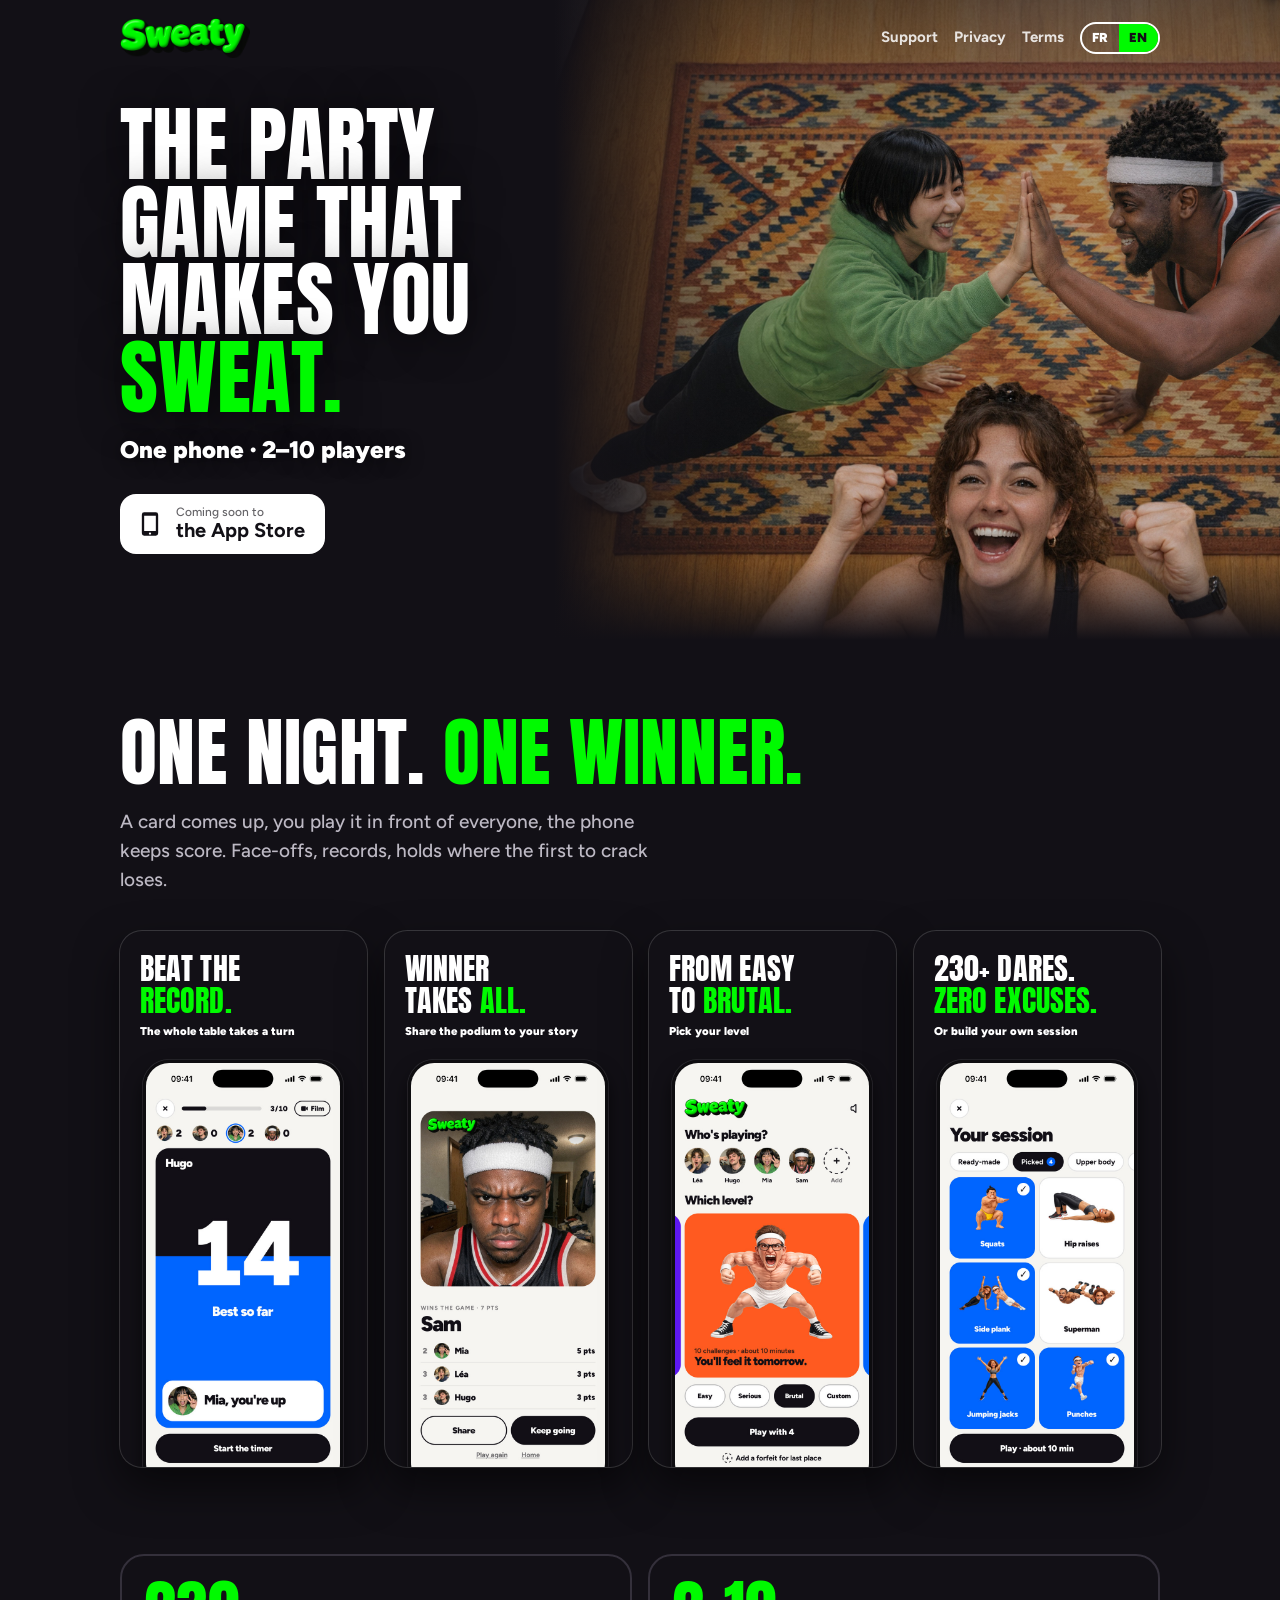
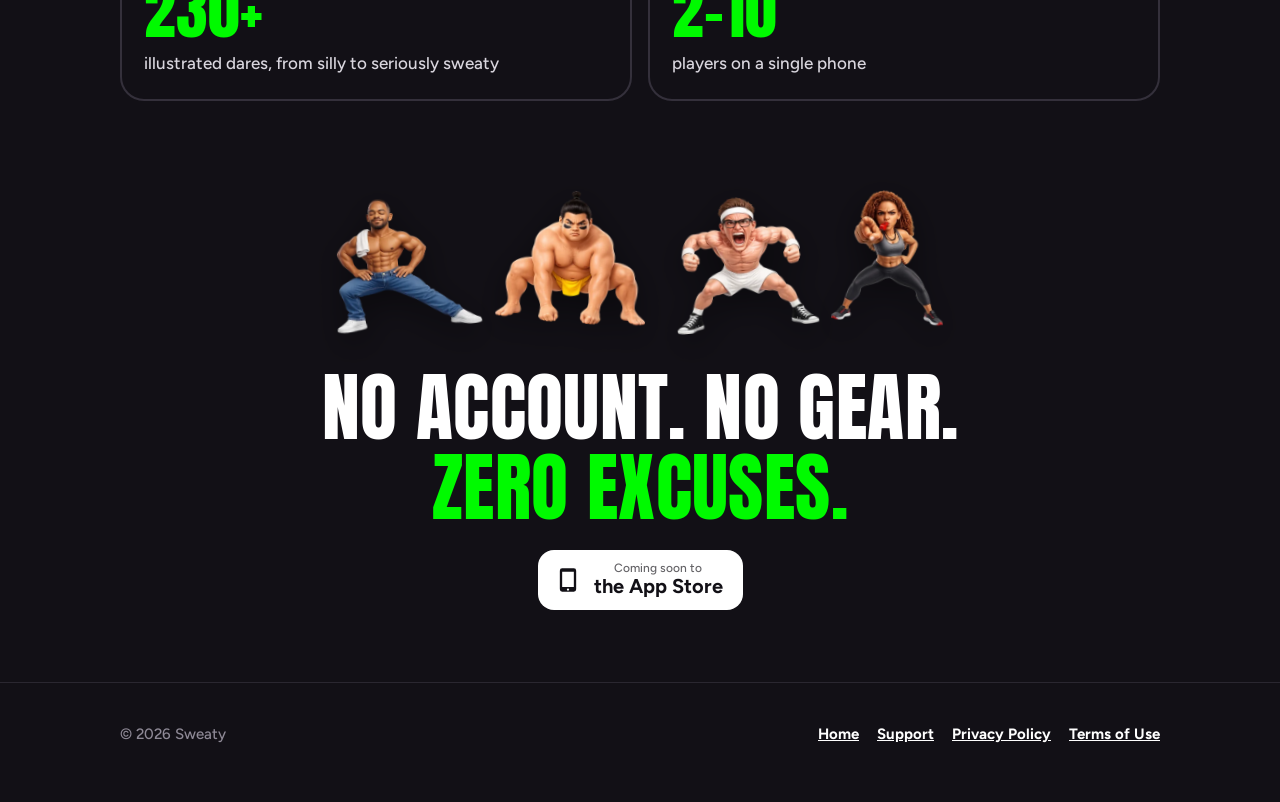
<file: index.html>
<!doctype html>
<html class="l-en" lang="en">
<head>
<meta charset="utf-8">
<meta name="viewport" content="width=device-width,initial-scale=1">
<title>Sweaty · The party game that makes you sweat</title>
<meta name="title-fr" content="Sweaty · Le party game qui fait suer"><meta name="title-en" content="Sweaty · The party game that makes you sweat">
<meta name="description" content="Workout dares with friends, on a single phone. 2 to 10 players.">
<meta property="og:title" content="Sweaty · The party game that makes you sweat"><meta property="og:description" content="Workout dares with friends, on a single phone. 2 to 10 players.">
<meta property="og:image" content="https://sweatygame.com/img/hero-wide-8.jpg">
<meta name="theme-color" content="#121016">
<meta name="apple-itunes-app" content="app-id=6825698984">
<script>
(function () {
  // A visit that comes from a bio link (Instagram adds utm_source=ig, TikTok and the others send their referrer)
  // lands on the dare page, /go, which counts the click by its source and opens the App Store. A direct visit stays here.
  var q = new URLSearchParams(location.search);
  var s = (q.get('s') || '').replace(/[^a-z0-9_-]/gi, '').slice(0, 40);
  var utm = (q.get('utm_source') || '').toLowerCase();
  var ref = (document.referrer || '').toLowerCase();
  var known = [['ig', 'instagram'], ['instagram', 'instagram'], ['tiktok', 'tiktok'], ['facebook', 'facebook'], ['fb', 'facebook'], ['t.co', 'x'], ['twitter', 'x'], ['x.com', 'x'], ['youtu', 'youtube'], ['threads', 'threads'], ['snapchat', 'snapchat'], ['linkedin', 'linkedin'], ['reddit', 'reddit'], ['producthunt', 'producthunt']];
  if (!s) { for (var i = 0; i < known.length; i++) { if (utm === known[i][0] || ref.indexOf(known[i][0]) !== -1) { s = known[i][1]; break; } } }
  // Instagram sometimes tags a bio link with only its click id (fbclid, igsh), without utm_source.
  if (!s && (q.has('fbclid') || q.has('igsh') || q.has('igshid'))) { s = 'instagram'; }
  if (s) { location.replace('/go?s=' + encodeURIComponent(s)); }
})();
</script>
<link rel="icon" href="img/favicon.png"><link rel="apple-touch-icon" href="img/icon.png">
<link rel="stylesheet" href="style.css?v=32f300a9">
<script src="lang.js?v=2d3f7bec"></script>
</head>
<body class="home">

<header class="hero">
  <picture>
    <source media="(max-width:860px)" srcset="img/hero-phone-8.jpg">
    <img class="bg" src="img/hero-wide-8.jpg" alt="" width="2000" height="1763">
  </picture>
  <div class="wrap bar">
  <a class="logo" href="./" aria-label="Sweaty"><img src="img/wordmark.png" alt="Sweaty" width="600" height="184"></a>
  <nav>
    <a class="hide-s" href="support.html"><span data-l="fr">Aide</span><span data-l="en">Support</span></a>
    <a class="hide-s" href="privacy.html"><span data-l="fr">Confidentialité</span><span data-l="en">Privacy</span></a>
    <a class="hide-s" href="terms.html"><span data-l="fr">Conditions</span><span data-l="en">Terms</span></a>
    <span class="langs" role="group" aria-label="Language"><button data-set="fr" lang="fr">FR</button><button data-set="en" lang="en">EN</button></span>
  </nav>
</div>
  <div class="wrap hero-copy">
    <h1 class="display"><span data-l="fr">Le party game qui fait <span class="neon">suer.</span></span><span data-l="en">The party game that makes you <span class="neon">sweat.</span></span></h1>
    <p class="lead"><span data-l="fr">Un seul téléphone · 2 à 10 joueurs</span><span data-l="en">One phone · 2–10 players</span></p>
    <span class="store" aria-label="App Store">
  <svg viewBox="0 0 24 24" aria-hidden="true"><path d="M7 2h10a2 2 0 0 1 2 2v16a2 2 0 0 1-2 2H7a2 2 0 0 1-2-2V4a2 2 0 0 1 2-2zm0 3v13h10V5H7zm5 14.2a1 1 0 1 0 0 2 1 1 0 0 0 0-2z"/></svg>
  <span><small><span data-l="fr">Bientôt sur</span><span data-l="en">Coming soon to</span></small><b><span data-l="fr">l’App Store</span><span data-l="en">the App Store</span></b></span>
</span>
  </div>
</header>

<section class="band ink">
  <div class="wrap">
    <h2 class="display"><span data-l="fr"><span class="nw">Une soirée.</span> <span class="neon nw">Un gagnant.</span></span><span data-l="en"><span class="nw">One night.</span> <span class="neon nw">One winner.</span></span></h2>
    <p class="sub"><span data-l="fr">Une carte tombe, tu la joues devant tout le monde, le téléphone compte les points. Face-à-face, records, tenues où le premier qui craque a perdu.</span><span data-l="en">A card comes up, you play it in front of everyone, the phone keeps score. Face-offs, records, holds where the first to crack loses.</span></p>
    <div class="gallery" data-l="fr"><figure class="tile"><figcaption><b class="display">Bats le<br><span class="neon">record.</span></b><span class="cap">Toute la table y passe</span></figcaption><div class="phone"><img src="img/cap3-fr-4.jpg" alt="Record de squats : Hugo en fait 14, meilleur score pour l’instant, à Mia de jouer" width="620" height="1348" loading="lazy"></div></figure><figure class="tile"><figcaption><b class="display">Le gagnant<br>prend <span class="neon">tout.</span></b><span class="cap">Le podium à partager en story</span></figcaption><div class="phone"><img src="img/cap3-fr-5.jpg" alt="Podium de fin de partie : Sam gagne avec 7 points" width="620" height="1348" loading="lazy"></div></figure><figure class="tile"><figcaption><b class="display">De tranquille<br>à <span class="neon">brutal.</span></b><span class="cap">Choisis ton niveau</span></figcaption><div class="phone"><img src="img/cap3-fr-6.jpg" alt="Accueil de Sweaty : les joueurs et le niveau Brutal" width="620" height="1348" loading="lazy"></div></figure><figure class="tile"><figcaption><b class="display">Plus de 230 défis.<br><span class="neon">Zéro excuse.</span></b><span class="cap">Ou compose ta propre séance</span></figcaption><div class="phone"><img src="img/cap3-fr-7.jpg" alt="Ta séance : six exercices choisis, squats, gainage latéral, jumping jacks et coups de poing cochés" width="620" height="1348" loading="lazy"></div></figure></div>
    <div class="gallery" data-l="en"><figure class="tile"><figcaption><b class="display">Beat the<br><span class="neon">record.</span></b><span class="cap">The whole table takes a turn</span></figcaption><div class="phone"><img src="img/cap3-en-4.jpg" alt="Squat record: Hugo does 14, best so far, Mia is up next" width="620" height="1348" loading="lazy"></div></figure><figure class="tile"><figcaption><b class="display">Winner<br>takes <span class="neon">all.</span></b><span class="cap">Share the podium to your story</span></figcaption><div class="phone"><img src="img/cap3-en-5.jpg" alt="End-of-game podium: Sam wins with 7 points" width="620" height="1348" loading="lazy"></div></figure><figure class="tile"><figcaption><b class="display">From easy<br>to <span class="neon">brutal.</span></b><span class="cap">Pick your level</span></figcaption><div class="phone"><img src="img/cap3-en-6.jpg" alt="Sweaty home: the players and the Brutal level" width="620" height="1348" loading="lazy"></div></figure><figure class="tile"><figcaption><b class="display">230+ dares.<br><span class="neon">Zero excuses.</span></b><span class="cap">Or build your own session</span></figcaption><div class="phone"><img src="img/cap3-en-7.jpg" alt="Your session: six picked exercises, squats, side plank, jumping jacks and punches ticked" width="620" height="1348" loading="lazy"></div></figure></div>
    <p class="hint"><span data-l="fr">Fais défiler →</span><span data-l="en">Scroll →</span></p>
  </div>
</section>

<section class="band ink" style="padding-top:8px">
  <div class="wrap">
    <div class="facts">
      <div class="fact"><b>230+</b><span data-l="fr">défis illustrés, du fou rire au vrai sport</span><span data-l="en">illustrated dares, from silly to seriously sweaty</span></div>
      <div class="fact"><b>2–10</b><span data-l="fr">joueurs sur un seul téléphone</span><span data-l="en">players on a single phone</span></div>
    </div>
  </div>
</section>

<section class="ink closing">
  <div class="wrap">
    <div class="mascots" aria-hidden="true">
      <img src="img/m2-easy.webp" alt="" loading="lazy"><img src="img/m2-serious.webp" alt="" loading="lazy"><img src="img/m2-brutal.webp" alt="" loading="lazy"><img src="img/m2-custom.webp" alt="" loading="lazy">
    </div>
    <h2 class="display"><span data-l="fr"><span class="nw">Pas de compte.</span> <span class="nw">Pas de matériel.</span> <span class="neon nw">Zéro excuse.</span></span><span data-l="en"><span class="nw">No account.</span> <span class="nw">No gear.</span> <span class="neon nw">Zero excuses.</span></span></h2>
    <span class="store" aria-label="App Store">
  <svg viewBox="0 0 24 24" aria-hidden="true"><path d="M7 2h10a2 2 0 0 1 2 2v16a2 2 0 0 1-2 2H7a2 2 0 0 1-2-2V4a2 2 0 0 1 2-2zm0 3v13h10V5H7zm5 14.2a1 1 0 1 0 0 2 1 1 0 0 0 0-2z"/></svg>
  <span><small><span data-l="fr">Bientôt sur</span><span data-l="en">Coming soon to</span></small><b><span data-l="fr">l’App Store</span><span data-l="en">the App Store</span></b></span>
</span>
  </div>
</section>
<footer><div class="wrap row">
  <span>© <span id="y">2026</span> Sweaty</span>
  <nav>
    <a href="./"><span data-l="fr">Accueil</span><span data-l="en">Home</span></a>
    <a href="support.html"><span data-l="fr">Aide et contact</span><span data-l="en">Support</span></a>
    <a href="privacy.html"><span data-l="fr">Confidentialité</span><span data-l="en">Privacy Policy</span></a>
    <a href="terms.html"><span data-l="fr">Conditions d'utilisation</span><span data-l="en">Terms of Use</span></a>
  </nav>
</div></footer>
</body>
</html>
</file>
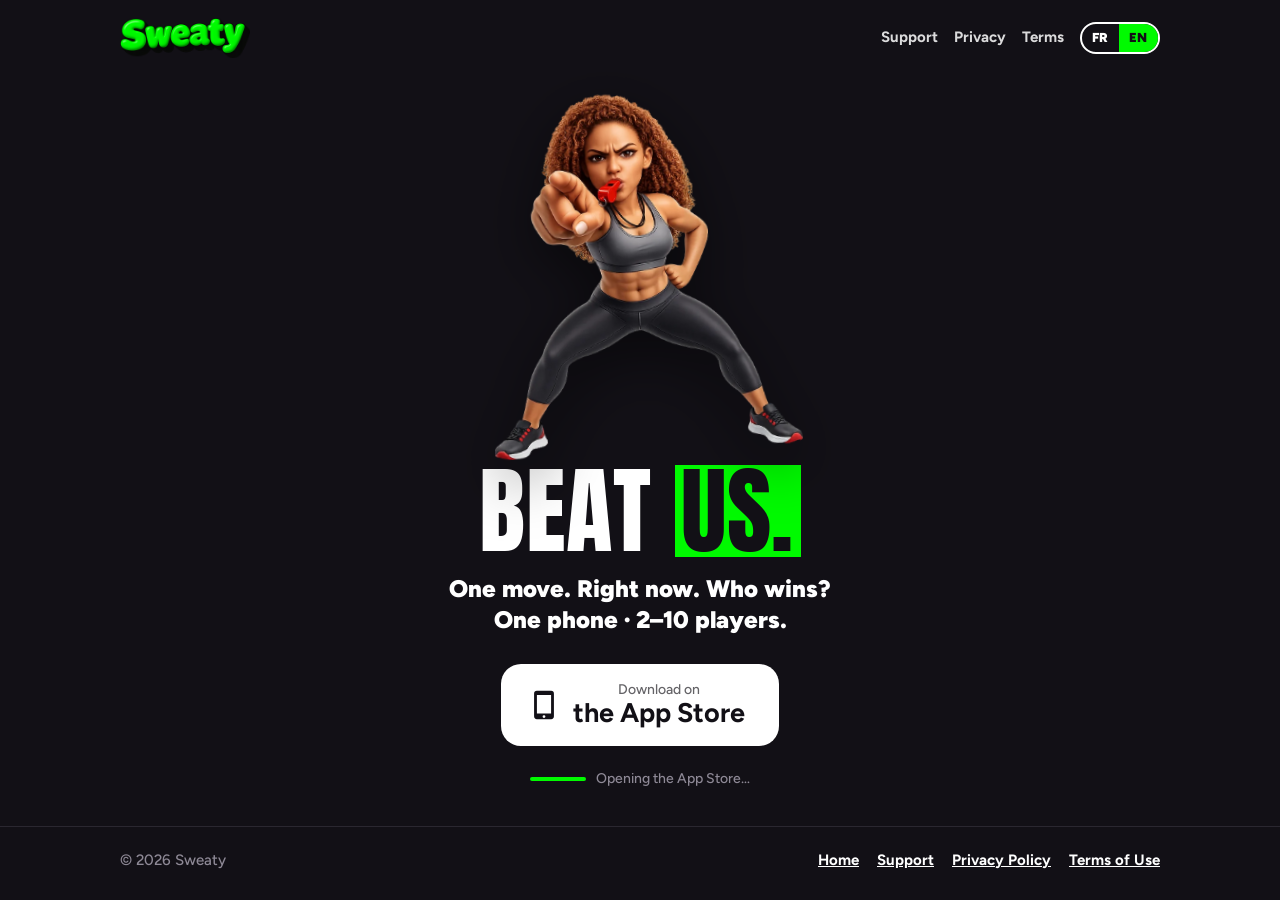
<file: go.html>
<!doctype html>
<html class="l-en" lang="en">
<head>
<meta charset="utf-8">
<meta name="viewport" content="width=device-width,initial-scale=1">
<title>Sweaty · Beat us</title>
<meta name="title-fr" content="Sweaty · Bats-nous"><meta name="title-en" content="Sweaty · Beat us">
<meta name="description" content="The party game that makes you sweat. Get it for your next night in.">
<meta property="og:title" content="Sweaty · Beat us"><meta property="og:description" content="The party game that makes you sweat. Get it for your next night in.">
<meta property="og:image" content="https://sweatygame.com/img/hero-wide-8.jpg">
<meta name="theme-color" content="#121016">
<meta name="apple-itunes-app" content="app-id=6825698984">
<link rel="icon" href="img/favicon.png"><link rel="apple-touch-icon" href="img/icon.png">
<link rel="stylesheet" href="style.css?v=32f300a9">
<script src="lang.js?v=2d3f7bec"></script>
</head>
<body class="home go-body">
<div class="go-page">
  <div class="wrap bar">
  <a class="logo" href="./" aria-label="Sweaty"><img src="img/wordmark.png" alt="Sweaty" width="600" height="184"></a>
  <nav>
    <a class="hide-s" href="support.html"><span data-l="fr">Aide</span><span data-l="en">Support</span></a>
    <a class="hide-s" href="privacy.html"><span data-l="fr">Confidentialité</span><span data-l="en">Privacy</span></a>
    <a class="hide-s" href="terms.html"><span data-l="fr">Conditions</span><span data-l="en">Terms</span></a>
    <span class="langs" role="group" aria-label="Language"><button data-set="fr" lang="fr">FR</button><button data-set="en" lang="en">EN</button></span>
  </nav>
</div>
  <main class="go">
    <div class="go-art"><img class="go-duo" id="duo" src="img/go3-amy.webp" alt="" width="851" height="1000"></div>
    <h1 class="display"><span data-l="fr">Bats-<span class="hl">nous.</span></span><span data-l="en">Beat <span class="hl">us.</span></span></h1>
    <p class="go-lead"><span class="hook"><span data-l="fr">Qui craque en premier ?</span><span data-l="en">Who cracks first?</span></span><span class="hook"><span data-l="fr">Prouve-le.</span><span data-l="en">Prove it.</span></span><span class="hook"><span data-l="fr">Le party game qui fait suer.</span><span data-l="en">The party game that makes you sweat.</span></span><span class="hook"><span data-l="fr">Un exo. Maintenant. Qui gagne ?</span><span data-l="en">One move. Right now. Who wins?</span></span><br><span data-l="fr">Un seul téléphone · 2 à 10 joueurs.</span><span data-l="en">One phone · 2–10 players.</span></p>
    <a id="store" class="store" href="https://apps.apple.com/app/id6825698984" aria-label="App Store">
      <svg viewBox="0 0 24 24" aria-hidden="true"><path d="M7 2h10a2 2 0 0 1 2 2v16a2 2 0 0 1-2 2H7a2 2 0 0 1-2-2V4a2 2 0 0 1 2-2zm0 3v13h10V5H7zm5 14.2a1 1 0 1 0 0 2 1 1 0 0 0 0-2z"/></svg>
      <span><small><span data-l="fr">Télécharger sur</span><span data-l="en">Download on</span></small><b><span data-l="fr">l’App Store</span><span data-l="en">the App Store</span></b></span>
    </a>
    <p class="go-wait" id="wait"><span class="go-bar"><i></i></span><span data-l="fr">L’App Store s’ouvre…</span><span data-l="en">Opening the App Store…</span></p>
  </main>
</div>
<script>
(function () {
  var KEY = "phc_oCD946SSkJ4tAKrkd6mvr7YiN2otQcJM7UCzpSbLipkP", HOST = "https://eu.i.posthog.com", PT = "", STORE = "https://apps.apple.com/app/id6825698984";
  var q = new URLSearchParams(location.search);
  var s = (q.get('s') || '').replace(/[^a-z0-9_-]/gi, '').slice(0, 40) || "direct";
  // Apple's campaign token on the store link: installs per source in App Analytics (needs the provider token).
  var url = STORE + '?mt=8' + (PT ? '&pt=' + encodeURIComponent(PT) + '&ct=' + encodeURIComponent('go-' + s) : '');
  // One hook drawn at random.
  var hooks = document.querySelectorAll('.go-lead .hook');
  hooks[Math.floor(Math.random() * hooks.length)].className += ' on';
  document.getElementById('store').href = url;
  if (KEY) {
    // A beacon survives the redirect that follows; text/plain spares the CORS preflight, which it would not.
    try {
      var body = JSON.stringify({api_key: KEY, event: 'share_link_clicked', distinct_id: 'go-' + Math.random().toString(36).slice(2),
        properties: {source: s, $process_person_profile: false, $current_url: location.href, $lib: 'sweaty-go'}});
      var sent = navigator.sendBeacon && navigator.sendBeacon(HOST + '/i/v0/e/', new Blob([body], {type: 'text/plain'}));
      if (!sent) {
        fetch(HOST + '/i/v0/e/', {method: 'POST', keepalive: true, headers: {'Content-Type': 'text/plain'}, body: body}).catch(function () {});
      }
    } catch (err) {}
  }
  if (q.has('stay')) {
    document.getElementById('wait').hidden = true;
  } else {
    setTimeout(function () { location.replace(url); }, 1400);
  }
})();
</script>
<footer><div class="wrap row">
  <span>© <span id="y">2026</span> Sweaty</span>
  <nav>
    <a href="./"><span data-l="fr">Accueil</span><span data-l="en">Home</span></a>
    <a href="support.html"><span data-l="fr">Aide et contact</span><span data-l="en">Support</span></a>
    <a href="privacy.html"><span data-l="fr">Confidentialité</span><span data-l="en">Privacy Policy</span></a>
    <a href="terms.html"><span data-l="fr">Conditions d'utilisation</span><span data-l="en">Terms of Use</span></a>
  </nav>
</div></footer>
</body>
</html>
</file>
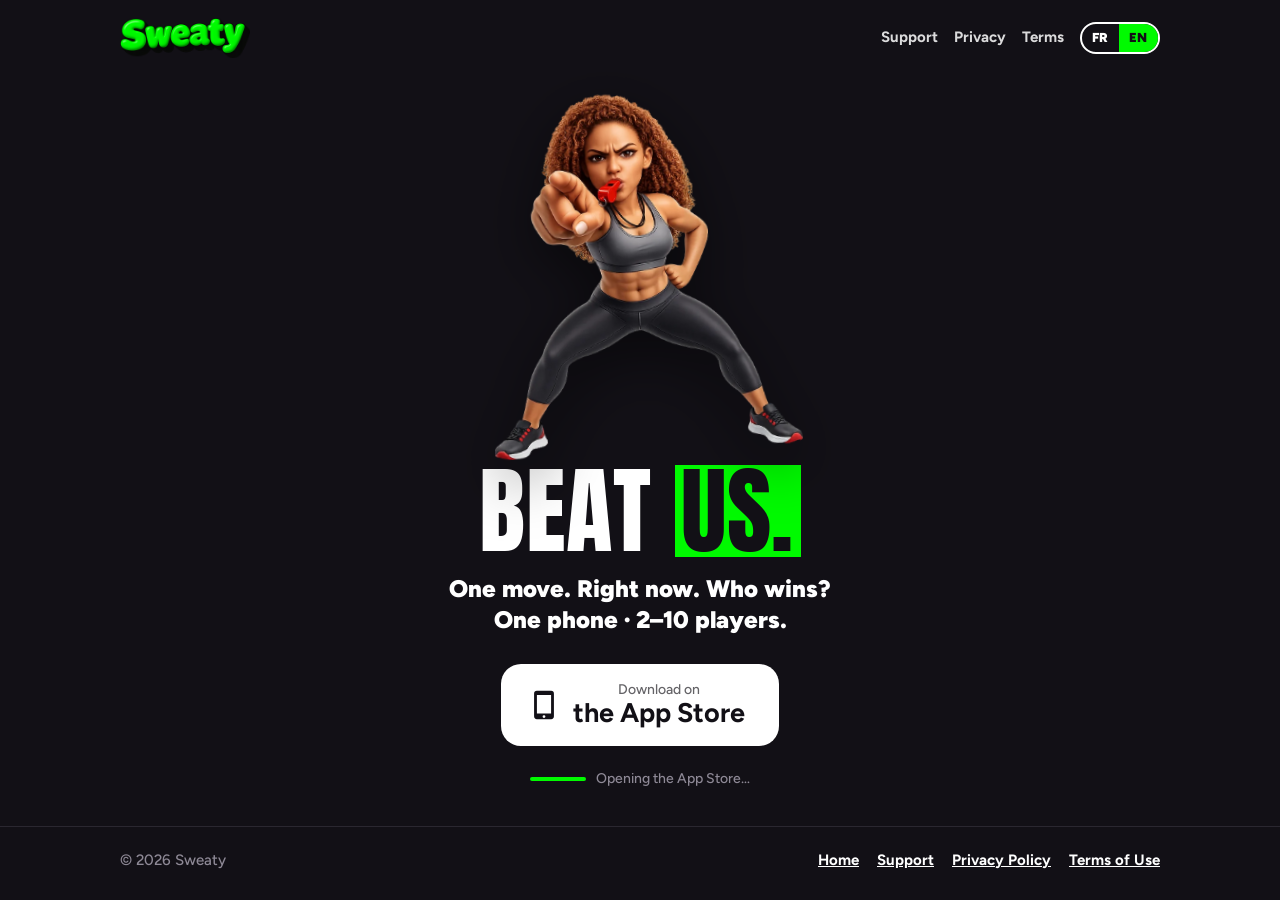
<file: instagram.html>
<!doctype html>
<html class="l-en" lang="en">
<head>
<meta charset="utf-8">
<meta name="viewport" content="width=device-width,initial-scale=1">
<title>Sweaty · Beat us</title>
<meta name="title-fr" content="Sweaty · Bats-nous"><meta name="title-en" content="Sweaty · Beat us">
<meta name="description" content="The party game that makes you sweat. Get it for your next night in.">
<meta property="og:title" content="Sweaty · Beat us"><meta property="og:description" content="The party game that makes you sweat. Get it for your next night in.">
<meta property="og:image" content="https://sweatygame.com/img/hero-wide-8.jpg">
<meta name="theme-color" content="#121016">
<meta name="apple-itunes-app" content="app-id=6825698984">
<link rel="icon" href="img/favicon.png"><link rel="apple-touch-icon" href="img/icon.png">
<link rel="stylesheet" href="style.css?v=32f300a9">
<script src="lang.js?v=2d3f7bec"></script>
</head>
<body class="home go-body">
<div class="go-page">
  <div class="wrap bar">
  <a class="logo" href="./" aria-label="Sweaty"><img src="img/wordmark.png" alt="Sweaty" width="600" height="184"></a>
  <nav>
    <a class="hide-s" href="support.html"><span data-l="fr">Aide</span><span data-l="en">Support</span></a>
    <a class="hide-s" href="privacy.html"><span data-l="fr">Confidentialité</span><span data-l="en">Privacy</span></a>
    <a class="hide-s" href="terms.html"><span data-l="fr">Conditions</span><span data-l="en">Terms</span></a>
    <span class="langs" role="group" aria-label="Language"><button data-set="fr" lang="fr">FR</button><button data-set="en" lang="en">EN</button></span>
  </nav>
</div>
  <main class="go">
    <div class="go-art"><img class="go-duo" id="duo" src="img/go3-amy.webp" alt="" width="851" height="1000"></div>
    <h1 class="display"><span data-l="fr">Bats-<span class="hl">nous.</span></span><span data-l="en">Beat <span class="hl">us.</span></span></h1>
    <p class="go-lead"><span class="hook"><span data-l="fr">Qui craque en premier ?</span><span data-l="en">Who cracks first?</span></span><span class="hook"><span data-l="fr">Prouve-le.</span><span data-l="en">Prove it.</span></span><span class="hook"><span data-l="fr">Le party game qui fait suer.</span><span data-l="en">The party game that makes you sweat.</span></span><span class="hook"><span data-l="fr">Un exo. Maintenant. Qui gagne ?</span><span data-l="en">One move. Right now. Who wins?</span></span><br><span data-l="fr">Un seul téléphone · 2 à 10 joueurs.</span><span data-l="en">One phone · 2–10 players.</span></p>
    <a id="store" class="store" href="https://apps.apple.com/app/id6825698984" aria-label="App Store">
      <svg viewBox="0 0 24 24" aria-hidden="true"><path d="M7 2h10a2 2 0 0 1 2 2v16a2 2 0 0 1-2 2H7a2 2 0 0 1-2-2V4a2 2 0 0 1 2-2zm0 3v13h10V5H7zm5 14.2a1 1 0 1 0 0 2 1 1 0 0 0 0-2z"/></svg>
      <span><small><span data-l="fr">Télécharger sur</span><span data-l="en">Download on</span></small><b><span data-l="fr">l’App Store</span><span data-l="en">the App Store</span></b></span>
    </a>
    <p class="go-wait" id="wait"><span class="go-bar"><i></i></span><span data-l="fr">L’App Store s’ouvre…</span><span data-l="en">Opening the App Store…</span></p>
  </main>
</div>
<script>
(function () {
  var KEY = "phc_oCD946SSkJ4tAKrkd6mvr7YiN2otQcJM7UCzpSbLipkP", HOST = "https://eu.i.posthog.com", PT = "", STORE = "https://apps.apple.com/app/id6825698984";
  var q = new URLSearchParams(location.search);
  var s = (q.get('s') || '').replace(/[^a-z0-9_-]/gi, '').slice(0, 40) || "instagram";
  // Apple's campaign token on the store link: installs per source in App Analytics (needs the provider token).
  var url = STORE + '?mt=8' + (PT ? '&pt=' + encodeURIComponent(PT) + '&ct=' + encodeURIComponent('go-' + s) : '');
  // One hook drawn at random.
  var hooks = document.querySelectorAll('.go-lead .hook');
  hooks[Math.floor(Math.random() * hooks.length)].className += ' on';
  document.getElementById('store').href = url;
  if (KEY) {
    // A beacon survives the redirect that follows; text/plain spares the CORS preflight, which it would not.
    try {
      var body = JSON.stringify({api_key: KEY, event: 'share_link_clicked', distinct_id: 'go-' + Math.random().toString(36).slice(2),
        properties: {source: s, $process_person_profile: false, $current_url: location.href, $lib: 'sweaty-go'}});
      var sent = navigator.sendBeacon && navigator.sendBeacon(HOST + '/i/v0/e/', new Blob([body], {type: 'text/plain'}));
      if (!sent) {
        fetch(HOST + '/i/v0/e/', {method: 'POST', keepalive: true, headers: {'Content-Type': 'text/plain'}, body: body}).catch(function () {});
      }
    } catch (err) {}
  }
  if (q.has('stay')) {
    document.getElementById('wait').hidden = true;
  } else {
    setTimeout(function () { location.replace(url); }, 1400);
  }
})();
</script>
<footer><div class="wrap row">
  <span>© <span id="y">2026</span> Sweaty</span>
  <nav>
    <a href="./"><span data-l="fr">Accueil</span><span data-l="en">Home</span></a>
    <a href="support.html"><span data-l="fr">Aide et contact</span><span data-l="en">Support</span></a>
    <a href="privacy.html"><span data-l="fr">Confidentialité</span><span data-l="en">Privacy Policy</span></a>
    <a href="terms.html"><span data-l="fr">Conditions d'utilisation</span><span data-l="en">Terms of Use</span></a>
  </nav>
</div></footer>
</body>
</html>
</file>
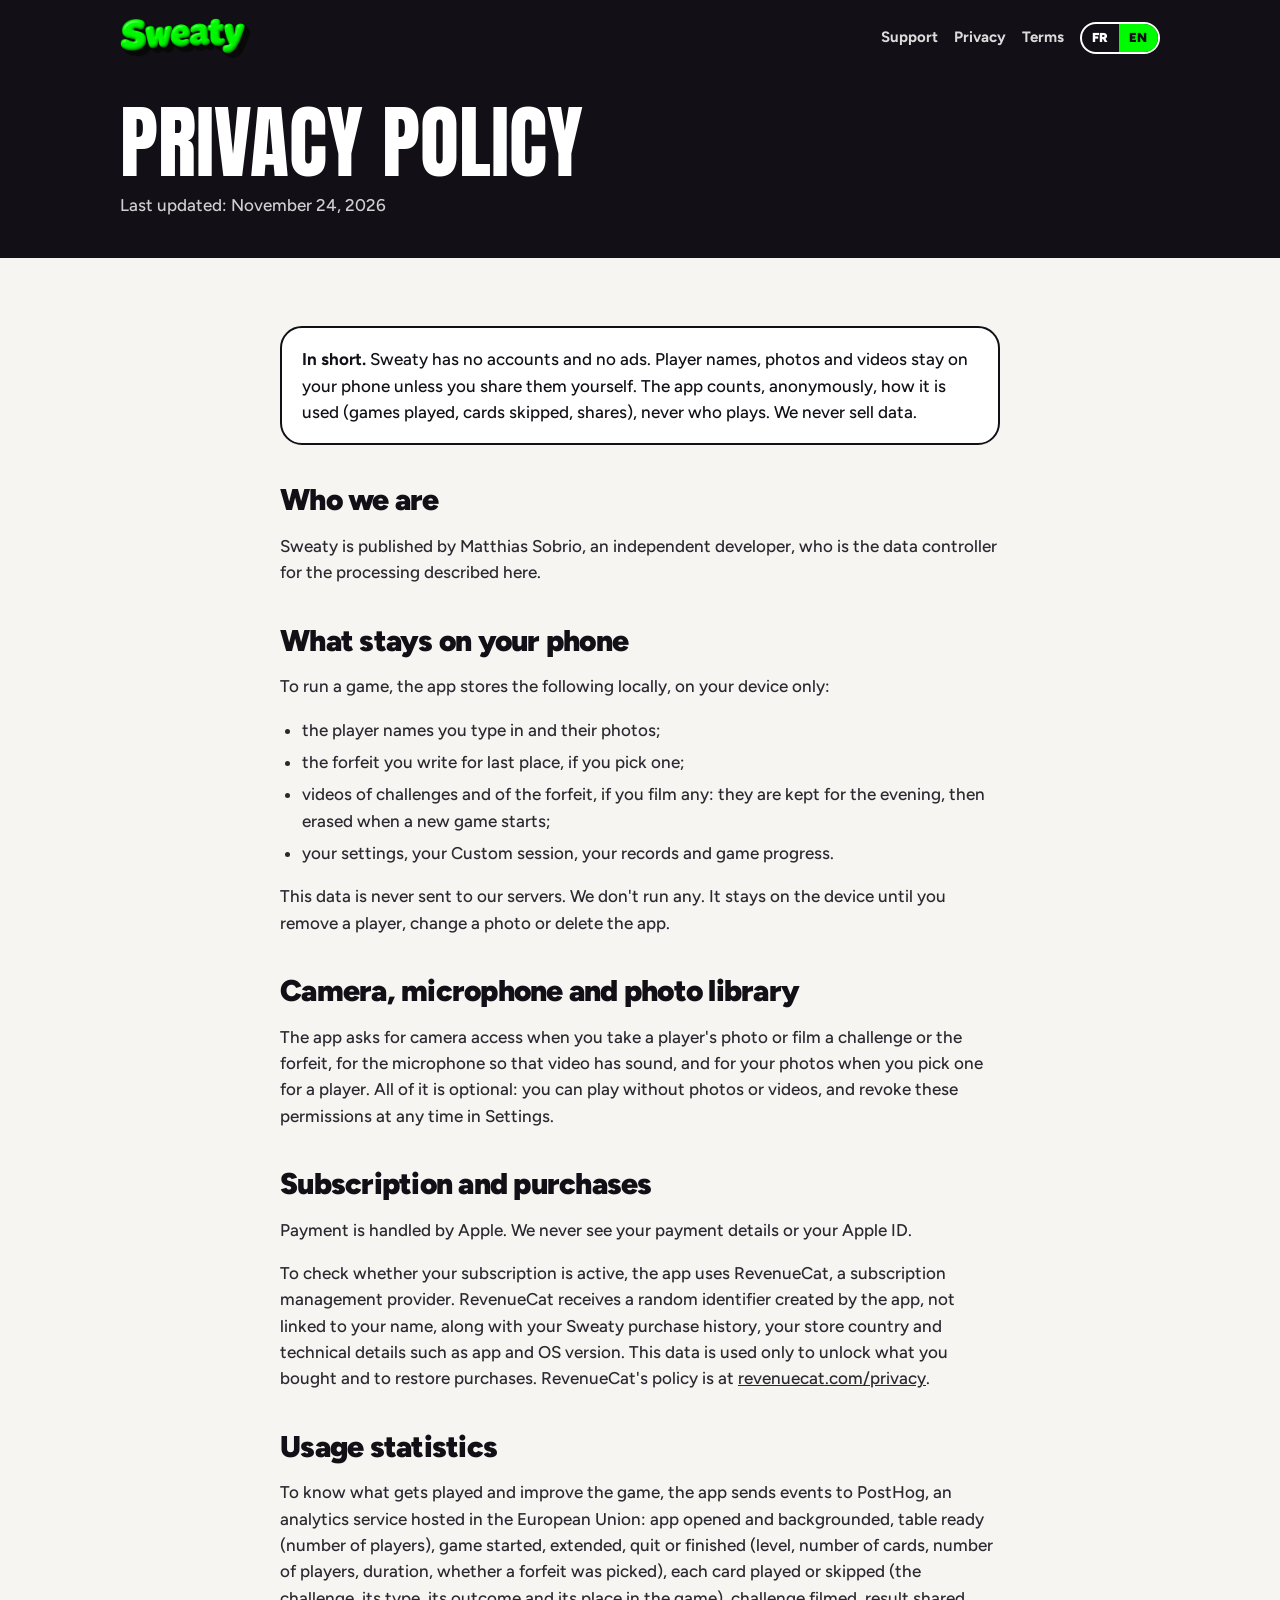
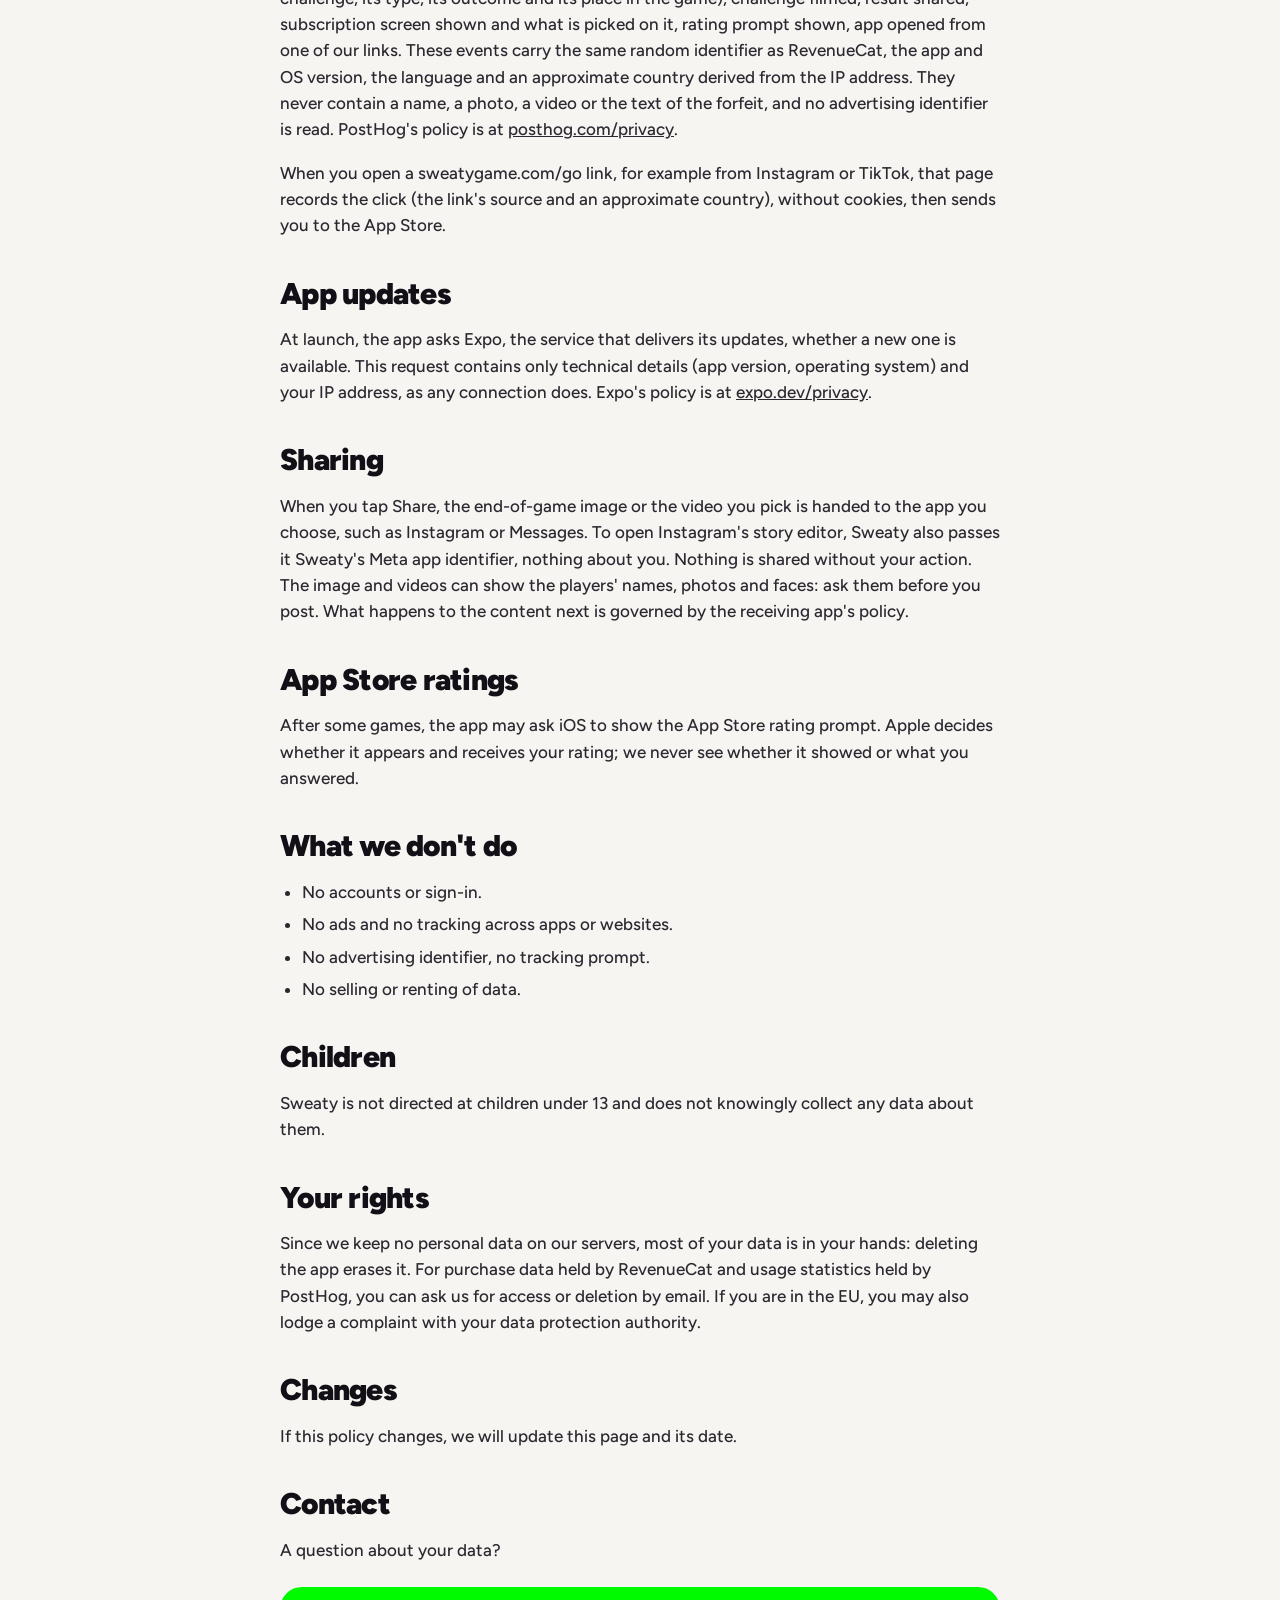
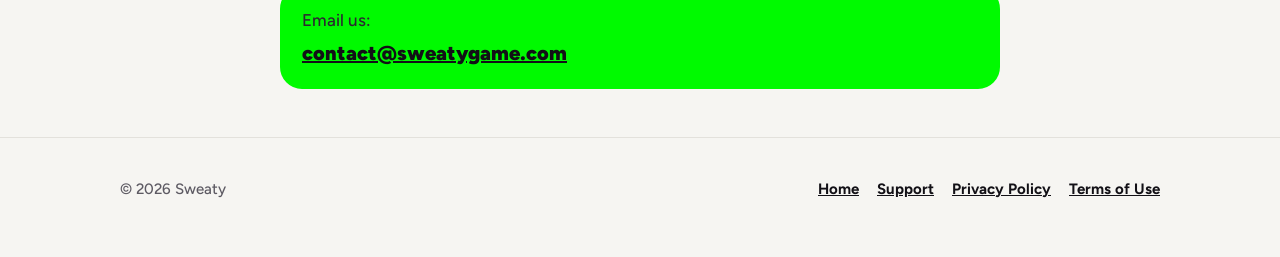
<file: privacy.html>
<!doctype html>
<html class="l-en" lang="en">
<head>
<meta charset="utf-8">
<meta name="viewport" content="width=device-width,initial-scale=1">
<title>Sweaty · Privacy Policy</title>
<meta name="title-fr" content="Sweaty · Confidentialité"><meta name="title-en" content="Sweaty · Privacy Policy">
<meta name="description" content="Privacy Policy">
<meta property="og:title" content="Sweaty · Privacy Policy"><meta property="og:description" content="Privacy Policy">
<meta property="og:image" content="https://sweatygame.com/img/hero-wide-8.jpg">
<meta name="theme-color" content="#121016">
<meta name="apple-itunes-app" content="app-id=6825698984">
<link rel="icon" href="img/favicon.png"><link rel="apple-touch-icon" href="img/icon.png">
<link rel="stylesheet" href="style.css?v=32f300a9">
<script src="lang.js?v=2d3f7bec"></script>
</head>
<body>
<header class="doc-head">
  <div class="wrap bar">
  <a class="logo" href="./" aria-label="Sweaty"><img src="img/wordmark.png" alt="Sweaty" width="600" height="184"></a>
  <nav>
    <a class="hide-s" href="support.html"><span data-l="fr">Aide</span><span data-l="en">Support</span></a>
    <a class="hide-s" href="privacy.html"><span data-l="fr">Confidentialité</span><span data-l="en">Privacy</span></a>
    <a class="hide-s" href="terms.html"><span data-l="fr">Conditions</span><span data-l="en">Terms</span></a>
    <span class="langs" role="group" aria-label="Language"><button data-set="fr" lang="fr">FR</button><button data-set="en" lang="en">EN</button></span>
  </nav>
</div>
  <div class="wrap"><h1><span data-l="fr">Politique de confidentialité</span><span data-l="en">Privacy Policy</span></h1><p data-l="fr">Dernière mise à jour : 24 novembre 2026</p><p data-l="en">Last updated: November 24, 2026</p></div>
</header>
<main class="doc">
<div data-l="fr">
<div class="note"><b>En bref.</b> Sweaty n'a pas de compte et pas de publicité. Les prénoms, les photos et les films des joueurs restent sur ton téléphone tant que tu ne les partages pas toi-même. L'app compte, de façon anonyme, comment elle est utilisée (parties jouées, cartes passées, partages), jamais qui joue. Nous ne vendons aucune donnée.</div>
<h2>Qui sommes-nous</h2>
<p>Sweaty est une application éditée par Matthias Sobrio, développeur indépendant. Il est responsable du traitement des données décrites ici.</p>
<h2>Ce qui reste sur ton téléphone</h2>
<p>Pour faire tourner une partie, l'app enregistre localement, sur ton appareil uniquement :</p>
<ul>
<li>les prénoms des joueurs que tu saisis et leurs photos ;</li>
<li>le gage que tu écris pour le dernier, si tu en choisis un ;</li>
<li>les films des défis et du gage, si tu en tournes : ils sont gardés le temps de la soirée, puis effacés quand une nouvelle partie commence ;</li>
<li>tes réglages, ta séance Custom, tes records et l'avancement de tes parties.</li>
</ul>
<p>Ces données ne sont jamais envoyées sur nos serveurs. Nous n'en avons d'ailleurs pas. Elles restent sur l'appareil jusqu'à ce que tu retires un joueur, que tu changes une photo ou que tu supprimes l'app.</p>
<h2>Appareil photo, micro et photothèque</h2>
<p>L'app te demande l'accès à l'appareil photo quand tu prends la photo d'un joueur ou que tu filmes un défi ou le gage, au micro pour que ce film ait du son, et à tes photos quand tu en choisis une pour un joueur. Tout cela est facultatif : tu peux jouer sans photo ni film, et retirer ces autorisations à tout moment dans Réglages.</p>
<h2>Abonnement et achats</h2>
<p>Le paiement est géré par Apple. Nous ne voyons jamais tes coordonnées bancaires ni ton identifiant Apple.</p>
<p>Pour vérifier si ton abonnement est actif, l'app utilise RevenueCat, un prestataire de gestion d'abonnements. RevenueCat reçoit un identifiant aléatoire créé par l'app, sans lien avec ton nom, ainsi que l'historique de tes achats dans Sweaty, ton pays de boutique et des informations techniques comme la version de l'app et du système. Ces données servent uniquement à activer ce que tu as acheté et à restaurer tes achats. La politique de RevenueCat se trouve sur <a href="https://www.revenuecat.com/privacy">revenuecat.com/privacy</a>.</p>
<h2>Statistiques d'utilisation</h2>
<p>Pour savoir ce qui est joué et améliorer le jeu, l'app envoie des événements à PostHog, un outil de mesure hébergé dans l'Union européenne : ouverture et mise en arrière-plan de l'app, table prête (nombre de joueurs), partie lancée, prolongée, quittée ou terminée (niveau, nombre de cartes, nombre de joueurs, durée, gage choisi ou non), chaque carte jouée ou passée (le défi, son type, son issue et sa place dans la partie), défi filmé, résultat partagé, écran d'abonnement affiché et ce qui y est choisi, demande d'avis affichée, app ouverte depuis un de nos liens. Ces événements portent le même identifiant aléatoire que RevenueCat, la version de l'app et du système, la langue et le pays approximatif déduit de l'adresse IP. Ils ne contiennent jamais de prénom, de photo, de film ni le texte du gage, et aucun identifiant publicitaire n'est lu. La politique de PostHog se trouve sur <a href="https://posthog.com/privacy">posthog.com/privacy</a>.</p>
<p>Quand tu ouvres un lien sweatygame.com/go, par exemple depuis Instagram ou TikTok, cette page enregistre le clic (la source du lien et le pays approximatif), sans cookie, puis t'envoie vers l'App Store.</p>
<h2>Mises à jour de l'app</h2>
<p>Au lancement, l'app demande à Expo, le service qui distribue ses mises à jour, s'il en existe une nouvelle. Cette demande ne contient que des informations techniques (version de l'app, système) et ton adresse IP, comme toute connexion. La politique d'Expo se trouve sur <a href="https://expo.dev/privacy">expo.dev/privacy</a>.</p>
<h2>Partage</h2>
<p>Quand tu appuies sur Partager, l'image de fin de partie ou le film choisi est transmis à l'app que tu choisis, par exemple Instagram ou Messages. Pour ouvrir l'éditeur de story d'Instagram, Sweaty lui transmet aussi son identifiant d'application Meta, rien qui te concerne. Rien n'est partagé sans ton geste. L'image et les films peuvent montrer les prénoms, les photos et les visages des joueurs : demande-leur leur accord avant de publier. Ce que devient le contenu ensuite dépend de la politique de l'app qui le reçoit.</p>
<h2>Avis sur l'App Store</h2>
<p>Après certaines parties, l'app peut demander à iOS d'afficher la fenêtre d'avis de l'App Store. C'est Apple qui décide de l'afficher et qui reçoit ta note ; nous ne voyons ni si elle s'affiche ni ce que tu réponds.</p>
<h2>Ce que nous ne faisons pas</h2>
<ul>
<li>Pas de compte ni de connexion.</li>
<li>Pas de publicité et pas de pistage entre apps ou sites.</li>
<li>Pas d'identifiant publicitaire, pas de demande de suivi.</li>
<li>Aucune vente ni location de données.</li>
</ul>
<h2>Enfants</h2>
<p>Sweaty ne s'adresse pas spécifiquement aux enfants de moins de 13 ans et ne collecte sciemment aucune donnée les concernant.</p>
<h2>Tes droits</h2>
<p>Comme nous ne conservons aucune donnée personnelle sur nos serveurs, la plupart de tes données sont entre tes mains : supprimer l'app les efface. Pour les données d'achat gérées par RevenueCat et les statistiques d'utilisation chez PostHog, tu peux nous demander leur accès ou leur suppression en nous écrivant. Tu peux aussi saisir la CNIL (cnil.fr) si tu estimes que tes droits ne sont pas respectés.</p>
<h2>Modifications</h2>
<p>Si cette politique change, nous mettrons à jour cette page et sa date.</p>
<div class="contact"><h2>Contact</h2>
<p>Une question sur tes données ?</p>
<div class="note green contact"><p style="margin:0 0 4px">Écris-nous :</p><a class="mail" href="#">contact</a></div></div>
</div>
<div data-l="en">
<div class="note"><b>In short.</b> Sweaty has no accounts and no ads. Player names, photos and videos stay on your phone unless you share them yourself. The app counts, anonymously, how it is used (games played, cards skipped, shares), never who plays. We never sell data.</div>
<h2>Who we are</h2>
<p>Sweaty is published by Matthias Sobrio, an independent developer, who is the data controller for the processing described here.</p>
<h2>What stays on your phone</h2>
<p>To run a game, the app stores the following locally, on your device only:</p>
<ul>
<li>the player names you type in and their photos;</li>
<li>the forfeit you write for last place, if you pick one;</li>
<li>videos of challenges and of the forfeit, if you film any: they are kept for the evening, then erased when a new game starts;</li>
<li>your settings, your Custom session, your records and game progress.</li>
</ul>
<p>This data is never sent to our servers. We don't run any. It stays on the device until you remove a player, change a photo or delete the app.</p>
<h2>Camera, microphone and photo library</h2>
<p>The app asks for camera access when you take a player's photo or film a challenge or the forfeit, for the microphone so that video has sound, and for your photos when you pick one for a player. All of it is optional: you can play without photos or videos, and revoke these permissions at any time in Settings.</p>
<h2>Subscription and purchases</h2>
<p>Payment is handled by Apple. We never see your payment details or your Apple ID.</p>
<p>To check whether your subscription is active, the app uses RevenueCat, a subscription management provider. RevenueCat receives a random identifier created by the app, not linked to your name, along with your Sweaty purchase history, your store country and technical details such as app and OS version. This data is used only to unlock what you bought and to restore purchases. RevenueCat's policy is at <a href="https://www.revenuecat.com/privacy">revenuecat.com/privacy</a>.</p>
<h2>Usage statistics</h2>
<p>To know what gets played and improve the game, the app sends events to PostHog, an analytics service hosted in the European Union: app opened and backgrounded, table ready (number of players), game started, extended, quit or finished (level, number of cards, number of players, duration, whether a forfeit was picked), each card played or skipped (the challenge, its type, its outcome and its place in the game), challenge filmed, result shared, subscription screen shown and what is picked on it, rating prompt shown, app opened from one of our links. These events carry the same random identifier as RevenueCat, the app and OS version, the language and an approximate country derived from the IP address. They never contain a name, a photo, a video or the text of the forfeit, and no advertising identifier is read. PostHog's policy is at <a href="https://posthog.com/privacy">posthog.com/privacy</a>.</p>
<p>When you open a sweatygame.com/go link, for example from Instagram or TikTok, that page records the click (the link's source and an approximate country), without cookies, then sends you to the App Store.</p>
<h2>App updates</h2>
<p>At launch, the app asks Expo, the service that delivers its updates, whether a new one is available. This request contains only technical details (app version, operating system) and your IP address, as any connection does. Expo's policy is at <a href="https://expo.dev/privacy">expo.dev/privacy</a>.</p>
<h2>Sharing</h2>
<p>When you tap Share, the end-of-game image or the video you pick is handed to the app you choose, such as Instagram or Messages. To open Instagram's story editor, Sweaty also passes it Sweaty's Meta app identifier, nothing about you. Nothing is shared without your action. The image and videos can show the players' names, photos and faces: ask them before you post. What happens to the content next is governed by the receiving app's policy.</p>
<h2>App Store ratings</h2>
<p>After some games, the app may ask iOS to show the App Store rating prompt. Apple decides whether it appears and receives your rating; we never see whether it showed or what you answered.</p>
<h2>What we don't do</h2>
<ul>
<li>No accounts or sign-in.</li>
<li>No ads and no tracking across apps or websites.</li>
<li>No advertising identifier, no tracking prompt.</li>
<li>No selling or renting of data.</li>
</ul>
<h2>Children</h2>
<p>Sweaty is not directed at children under 13 and does not knowingly collect any data about them.</p>
<h2>Your rights</h2>
<p>Since we keep no personal data on our servers, most of your data is in your hands: deleting the app erases it. For purchase data held by RevenueCat and usage statistics held by PostHog, you can ask us for access or deletion by email. If you are in the EU, you may also lodge a complaint with your data protection authority.</p>
<h2>Changes</h2>
<p>If this policy changes, we will update this page and its date.</p>
<div class="contact"><h2>Contact</h2>
<p>A question about your data?</p>
<div class="note green contact"><p style="margin:0 0 4px">Email us:</p><a class="mail" href="#">contact</a></div></div>
</div>
</main>
<footer><div class="wrap row">
  <span>© <span id="y">2026</span> Sweaty</span>
  <nav>
    <a href="./"><span data-l="fr">Accueil</span><span data-l="en">Home</span></a>
    <a href="support.html"><span data-l="fr">Aide et contact</span><span data-l="en">Support</span></a>
    <a href="privacy.html"><span data-l="fr">Confidentialité</span><span data-l="en">Privacy Policy</span></a>
    <a href="terms.html"><span data-l="fr">Conditions d'utilisation</span><span data-l="en">Terms of Use</span></a>
  </nav>
</div></footer>
</body>
</html>
</file>
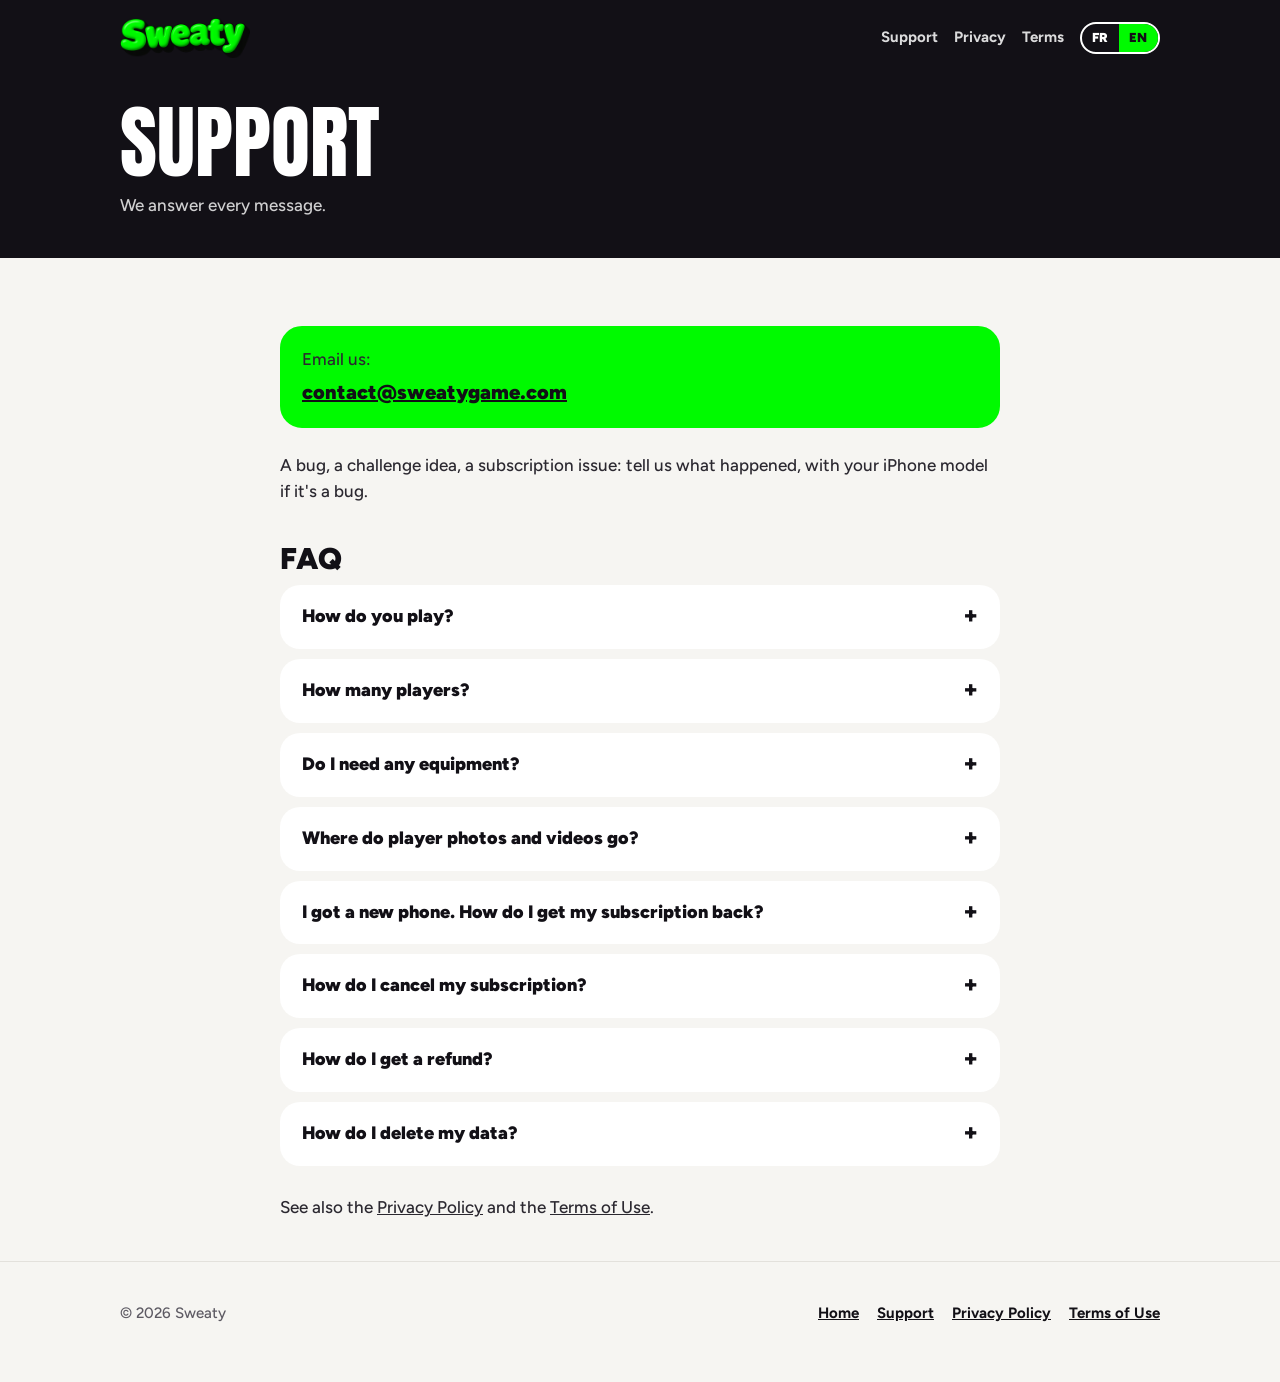
<file: support.html>
<!doctype html>
<html class="l-en" lang="en">
<head>
<meta charset="utf-8">
<meta name="viewport" content="width=device-width,initial-scale=1">
<title>Sweaty · Support</title>
<meta name="title-fr" content="Sweaty · Aide et contact"><meta name="title-en" content="Sweaty · Support">
<meta name="description" content="Support">
<meta property="og:title" content="Sweaty · Support"><meta property="og:description" content="Support">
<meta property="og:image" content="https://sweatygame.com/img/hero-wide-8.jpg">
<meta name="theme-color" content="#121016">
<meta name="apple-itunes-app" content="app-id=6825698984">
<link rel="icon" href="img/favicon.png"><link rel="apple-touch-icon" href="img/icon.png">
<link rel="stylesheet" href="style.css?v=32f300a9">
<script src="lang.js?v=2d3f7bec"></script>
</head>
<body>
<header class="doc-head">
  <div class="wrap bar">
  <a class="logo" href="./" aria-label="Sweaty"><img src="img/wordmark.png" alt="Sweaty" width="600" height="184"></a>
  <nav>
    <a class="hide-s" href="support.html"><span data-l="fr">Aide</span><span data-l="en">Support</span></a>
    <a class="hide-s" href="privacy.html"><span data-l="fr">Confidentialité</span><span data-l="en">Privacy</span></a>
    <a class="hide-s" href="terms.html"><span data-l="fr">Conditions</span><span data-l="en">Terms</span></a>
    <span class="langs" role="group" aria-label="Language"><button data-set="fr" lang="fr">FR</button><button data-set="en" lang="en">EN</button></span>
  </nav>
</div>
  <div class="wrap"><h1><span data-l="fr">Aide et contact</span><span data-l="en">Support</span></h1><p data-l="fr">On répond à chaque message.</p><p data-l="en">We answer every message.</p></div>
</header>
<main class="doc">
<div data-l="fr">
<div class="note green contact"><p style="margin:0 0 4px">Écris-nous :</p><a class="mail" href="#">contact</a></div>
<p>Un bug, une idée de défi, un souci d'abonnement : décris-nous ce qui se passe, avec ton modèle d'iPhone si c'est un bug.</p>
<h2>Questions fréquentes</h2>
<div class="faq">
<details><summary>Comment on joue ?</summary><p>Ajoute les joueurs, choisis un niveau, de Tranquille à Brutal, ou compose ta séance avec Custom, et pose le téléphone là où tout le monde le voit. Une carte tombe : solo, face-à-face, record ou tous ensemble. On joue, le téléphone compte les points, et le podium tombe à la fin.</p></details>
<details><summary>Combien de joueurs ?</summary><p>De 2 à 10, sur un seul téléphone. Pas besoin que chacun installe l'app.</p></details>
<details><summary>Faut-il du matériel ?</summary><p>Non. Un peu de place suffit. Certains défis utilisent un mur ou une chaise.</p></details>
<details><summary>Où vont les photos et les films des joueurs ?</summary><p>Ils restent sur ton téléphone. Rien n'est envoyé sur internet, sauf si tu partages toi-même l'image de fin de partie ou un film. Les films sont effacés quand une nouvelle partie commence.</p></details>
<details><summary>J'ai changé de téléphone, comment récupérer mon abonnement ?</summary><p>Ouvre l’écran d’abonnement et touche « Restaurer un achat », avec le même identifiant Apple que pour l'achat.</p></details>
<details><summary>Comment résilier mon abonnement ?</summary><p>Sur ton iPhone : Réglages, puis ton nom, puis Abonnements, puis Sweaty. Résilie au moins 24 heures avant le renouvellement.</p></details>
<details><summary>Comment obtenir un remboursement ?</summary><p>Les paiements passent par Apple. Fais ta demande sur reportaproblem.apple.com.</p></details>
<details><summary>Comment effacer mes données ?</summary><p>Retire les joueurs dans l'app, ou supprime l'app : tout ce qu'elle a enregistré disparaît avec elle.</p></details>
</div>
<p style="margin-top:28px">Voir aussi la <a href="privacy.html">politique de confidentialité</a> et les <a href="terms.html">conditions d'utilisation</a>.</p>
</div>
<div data-l="en">
<div class="note green contact"><p style="margin:0 0 4px">Email us:</p><a class="mail" href="#">contact</a></div>
<p>A bug, a challenge idea, a subscription issue: tell us what happened, with your iPhone model if it's a bug.</p>
<h2>FAQ</h2>
<div class="faq">
<details><summary>How do you play?</summary><p>Add the players, pick a level, from Easy to Brutal, or build your own session with Custom, and set the phone where everyone can see it. A card comes up: solo, face-off, record or all together. You play, the phone keeps score, and the podium comes at the end.</p></details>
<details><summary>How many players?</summary><p>From 2 to 10, on a single phone. Nobody else needs to install the app.</p></details>
<details><summary>Do I need any equipment?</summary><p>No. A bit of room is enough. Some challenges use a wall or a chair.</p></details>
<details><summary>Where do player photos and videos go?</summary><p>They stay on your phone. Nothing is uploaded, unless you share the end-of-game image or a video yourself. Videos are erased when a new game starts.</p></details>
<details><summary>I got a new phone. How do I get my subscription back?</summary><p>Open the subscription screen and tap “Restore a purchase”, signed in with the Apple ID you bought with.</p></details>
<details><summary>How do I cancel my subscription?</summary><p>On your iPhone: Settings, then your name, then Subscriptions, then Sweaty. Cancel at least 24 hours before renewal.</p></details>
<details><summary>How do I get a refund?</summary><p>Payments go through Apple. Request one at reportaproblem.apple.com.</p></details>
<details><summary>How do I delete my data?</summary><p>Remove the players in the app, or delete the app: everything it stored goes with it.</p></details>
</div>
<p style="margin-top:28px">See also the <a href="privacy.html">Privacy Policy</a> and the <a href="terms.html">Terms of Use</a>.</p>
</div>
</main>
<footer><div class="wrap row">
  <span>© <span id="y">2026</span> Sweaty</span>
  <nav>
    <a href="./"><span data-l="fr">Accueil</span><span data-l="en">Home</span></a>
    <a href="support.html"><span data-l="fr">Aide et contact</span><span data-l="en">Support</span></a>
    <a href="privacy.html"><span data-l="fr">Confidentialité</span><span data-l="en">Privacy Policy</span></a>
    <a href="terms.html"><span data-l="fr">Conditions d'utilisation</span><span data-l="en">Terms of Use</span></a>
  </nav>
</div></footer>
</body>
</html>
</file>
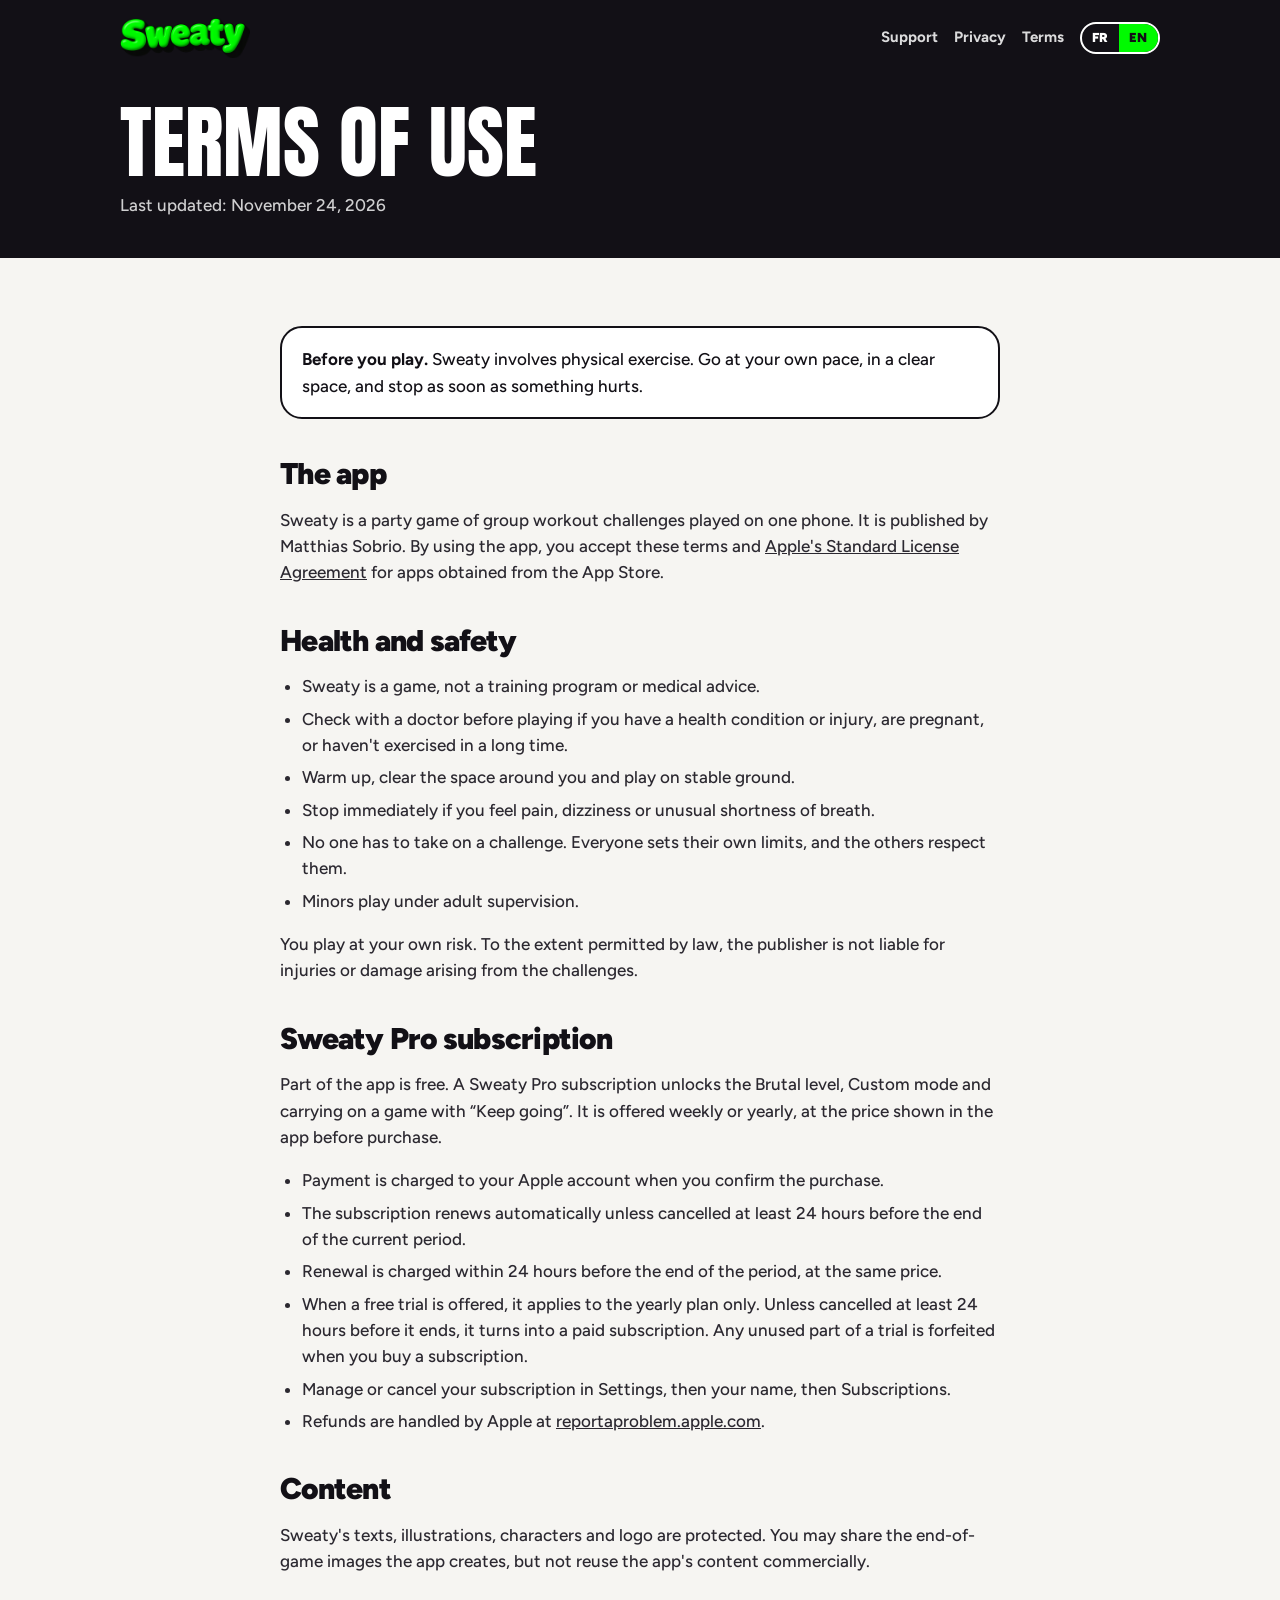
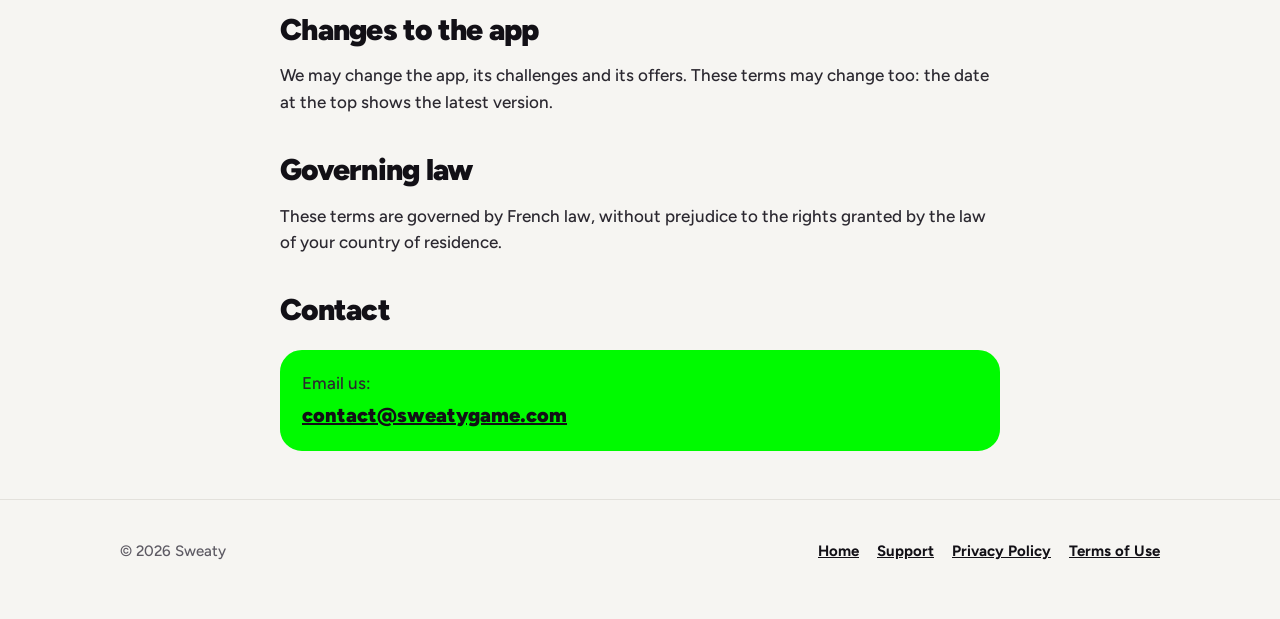
<file: terms.html>
<!doctype html>
<html class="l-en" lang="en">
<head>
<meta charset="utf-8">
<meta name="viewport" content="width=device-width,initial-scale=1">
<title>Sweaty · Terms of Use</title>
<meta name="title-fr" content="Sweaty · Conditions d'utilisation"><meta name="title-en" content="Sweaty · Terms of Use">
<meta name="description" content="Terms of Use">
<meta property="og:title" content="Sweaty · Terms of Use"><meta property="og:description" content="Terms of Use">
<meta property="og:image" content="https://sweatygame.com/img/hero-wide-8.jpg">
<meta name="theme-color" content="#121016">
<meta name="apple-itunes-app" content="app-id=6825698984">
<link rel="icon" href="img/favicon.png"><link rel="apple-touch-icon" href="img/icon.png">
<link rel="stylesheet" href="style.css?v=32f300a9">
<script src="lang.js?v=2d3f7bec"></script>
</head>
<body>
<header class="doc-head">
  <div class="wrap bar">
  <a class="logo" href="./" aria-label="Sweaty"><img src="img/wordmark.png" alt="Sweaty" width="600" height="184"></a>
  <nav>
    <a class="hide-s" href="support.html"><span data-l="fr">Aide</span><span data-l="en">Support</span></a>
    <a class="hide-s" href="privacy.html"><span data-l="fr">Confidentialité</span><span data-l="en">Privacy</span></a>
    <a class="hide-s" href="terms.html"><span data-l="fr">Conditions</span><span data-l="en">Terms</span></a>
    <span class="langs" role="group" aria-label="Language"><button data-set="fr" lang="fr">FR</button><button data-set="en" lang="en">EN</button></span>
  </nav>
</div>
  <div class="wrap"><h1><span data-l="fr">Conditions d'utilisation</span><span data-l="en">Terms of Use</span></h1><p data-l="fr">Dernière mise à jour : 24 novembre 2026</p><p data-l="en">Last updated: November 24, 2026</p></div>
</header>
<main class="doc">
<div data-l="fr">
<div class="note"><b>Avant de jouer.</b> Sweaty propose des exercices physiques. Joue à ton rythme, dans un espace dégagé, et arrête dès que quelque chose fait mal.</div>
<h2>L'application</h2>
<p>Sweaty est un jeu de soirée qui propose des défis sportifs à plusieurs, sur un seul téléphone. Elle est éditée par Matthias Sobrio. En utilisant l'app, tu acceptes ces conditions ainsi que le <a href="https://www.apple.com/legal/internet-services/itunes/dev/stdeula/">contrat de licence standard d'Apple</a> pour les apps achetées sur l'App Store.</p>
<h2>Santé et sécurité</h2>
<ul>
<li>Sweaty est un jeu, pas un programme d'entraînement ni un avis médical.</li>
<li>Consulte un médecin avant de jouer si tu as un problème de santé, une blessure, si tu es enceinte ou si tu n'as pas fait de sport depuis longtemps.</li>
<li>Échauffe-toi, dégage l'espace autour de toi et joue sur un sol stable.</li>
<li>Arrête immédiatement en cas de douleur, de vertige ou d'essoufflement inhabituel.</li>
<li>Personne n'est obligé de faire un défi. Chacun choisit ses limites, et les autres les respectent.</li>
<li>Les mineurs jouent sous la surveillance d'un adulte.</li>
</ul>
<p>Tu joues sous ta propre responsabilité. Dans la limite permise par la loi, l'éditeur ne peut être tenu responsable des blessures ou des dommages liés à la pratique des défis.</p>
<h2>Abonnement Sweaty Pro</h2>
<p>Une partie de l'app est gratuite. L'abonnement Sweaty Pro débloque le niveau Brutal, le mode Custom et la suite des parties avec « On continue ». Il est proposé à la semaine ou à l'année, au prix affiché dans l'app avant l'achat.</p>
<ul>
<li>Le paiement est débité sur ton compte Apple à la confirmation de l'achat.</li>
<li>L'abonnement se renouvelle automatiquement, sauf si tu le résilies au moins 24 heures avant la fin de la période en cours.</li>
<li>Le renouvellement est facturé dans les 24 heures précédant la fin de la période, au même prix.</li>
<li>Quand un essai gratuit est proposé, il ne concerne que l'offre annuelle. Sans résiliation au moins 24 heures avant sa fin, il se transforme en abonnement payant. La partie non utilisée d'un essai est perdue à l'achat d'un abonnement.</li>
<li>Tu gères et résilies ton abonnement dans Réglages, puis ton nom, puis Abonnements.</li>
<li>Les remboursements sont traités par Apple, sur <a href="https://reportaproblem.apple.com">reportaproblem.apple.com</a>.</li>
</ul>
<h2>Contenu</h2>
<p>Les textes, illustrations, personnages et le logo de Sweaty sont protégés. Tu peux partager les images de fin de partie générées par l'app, mais pas réutiliser le contenu de l'app à des fins commerciales.</p>
<h2>Évolution de l'app</h2>
<p>Nous pouvons faire évoluer l'app, ses défis et ses offres. Ces conditions peuvent aussi changer : la date en haut de la page indique la dernière version.</p>
<h2>Droit applicable</h2>
<p>Ces conditions sont soumises au droit français, sans préjudice des droits que te donne la loi de ton pays de résidence.</p>
<div class="contact"><h2>Contact</h2>
<div class="note green contact"><p style="margin:0 0 4px">Écris-nous :</p><a class="mail" href="#">contact</a></div></div>
</div>
<div data-l="en">
<div class="note"><b>Before you play.</b> Sweaty involves physical exercise. Go at your own pace, in a clear space, and stop as soon as something hurts.</div>
<h2>The app</h2>
<p>Sweaty is a party game of group workout challenges played on one phone. It is published by Matthias Sobrio. By using the app, you accept these terms and <a href="https://www.apple.com/legal/internet-services/itunes/dev/stdeula/">Apple's Standard License Agreement</a> for apps obtained from the App Store.</p>
<h2>Health and safety</h2>
<ul>
<li>Sweaty is a game, not a training program or medical advice.</li>
<li>Check with a doctor before playing if you have a health condition or injury, are pregnant, or haven't exercised in a long time.</li>
<li>Warm up, clear the space around you and play on stable ground.</li>
<li>Stop immediately if you feel pain, dizziness or unusual shortness of breath.</li>
<li>No one has to take on a challenge. Everyone sets their own limits, and the others respect them.</li>
<li>Minors play under adult supervision.</li>
</ul>
<p>You play at your own risk. To the extent permitted by law, the publisher is not liable for injuries or damage arising from the challenges.</p>
<h2>Sweaty Pro subscription</h2>
<p>Part of the app is free. A Sweaty Pro subscription unlocks the Brutal level, Custom mode and carrying on a game with “Keep going”. It is offered weekly or yearly, at the price shown in the app before purchase.</p>
<ul>
<li>Payment is charged to your Apple account when you confirm the purchase.</li>
<li>The subscription renews automatically unless cancelled at least 24 hours before the end of the current period.</li>
<li>Renewal is charged within 24 hours before the end of the period, at the same price.</li>
<li>When a free trial is offered, it applies to the yearly plan only. Unless cancelled at least 24 hours before it ends, it turns into a paid subscription. Any unused part of a trial is forfeited when you buy a subscription.</li>
<li>Manage or cancel your subscription in Settings, then your name, then Subscriptions.</li>
<li>Refunds are handled by Apple at <a href="https://reportaproblem.apple.com">reportaproblem.apple.com</a>.</li>
</ul>
<h2>Content</h2>
<p>Sweaty's texts, illustrations, characters and logo are protected. You may share the end-of-game images the app creates, but not reuse the app's content commercially.</p>
<h2>Changes to the app</h2>
<p>We may change the app, its challenges and its offers. These terms may change too: the date at the top shows the latest version.</p>
<h2>Governing law</h2>
<p>These terms are governed by French law, without prejudice to the rights granted by the law of your country of residence.</p>
<div class="contact"><h2>Contact</h2>
<div class="note green contact"><p style="margin:0 0 4px">Email us:</p><a class="mail" href="#">contact</a></div></div>
</div>
</main>
<footer><div class="wrap row">
  <span>© <span id="y">2026</span> Sweaty</span>
  <nav>
    <a href="./"><span data-l="fr">Accueil</span><span data-l="en">Home</span></a>
    <a href="support.html"><span data-l="fr">Aide et contact</span><span data-l="en">Support</span></a>
    <a href="privacy.html"><span data-l="fr">Confidentialité</span><span data-l="en">Privacy Policy</span></a>
    <a href="terms.html"><span data-l="fr">Conditions d'utilisation</span><span data-l="en">Terms of Use</span></a>
  </nav>
</div></footer>
</body>
</html>
</file>
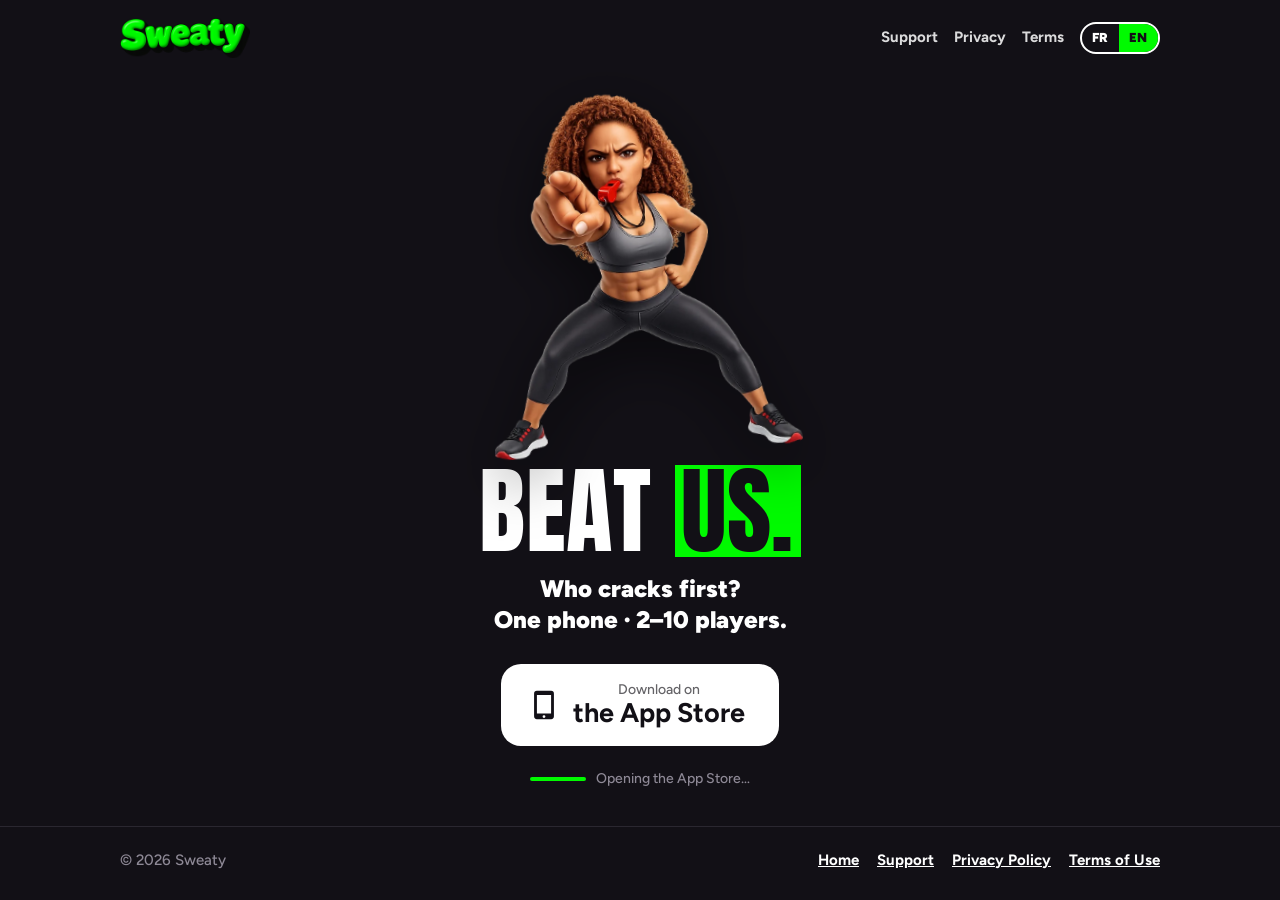
<file: tiktok.html>
<!doctype html>
<html class="l-en" lang="en">
<head>
<meta charset="utf-8">
<meta name="viewport" content="width=device-width,initial-scale=1">
<title>Sweaty · Beat us</title>
<meta name="title-fr" content="Sweaty · Bats-nous"><meta name="title-en" content="Sweaty · Beat us">
<meta name="description" content="The party game that makes you sweat. Get it for your next night in.">
<meta property="og:title" content="Sweaty · Beat us"><meta property="og:description" content="The party game that makes you sweat. Get it for your next night in.">
<meta property="og:image" content="https://sweatygame.com/img/hero-wide-8.jpg">
<meta name="theme-color" content="#121016">
<meta name="apple-itunes-app" content="app-id=6825698984">
<link rel="icon" href="img/favicon.png"><link rel="apple-touch-icon" href="img/icon.png">
<link rel="stylesheet" href="style.css?v=32f300a9">
<script src="lang.js?v=2d3f7bec"></script>
</head>
<body class="home go-body">
<div class="go-page">
  <div class="wrap bar">
  <a class="logo" href="./" aria-label="Sweaty"><img src="img/wordmark.png" alt="Sweaty" width="600" height="184"></a>
  <nav>
    <a class="hide-s" href="support.html"><span data-l="fr">Aide</span><span data-l="en">Support</span></a>
    <a class="hide-s" href="privacy.html"><span data-l="fr">Confidentialité</span><span data-l="en">Privacy</span></a>
    <a class="hide-s" href="terms.html"><span data-l="fr">Conditions</span><span data-l="en">Terms</span></a>
    <span class="langs" role="group" aria-label="Language"><button data-set="fr" lang="fr">FR</button><button data-set="en" lang="en">EN</button></span>
  </nav>
</div>
  <main class="go">
    <div class="go-art"><img class="go-duo" id="duo" src="img/go3-amy.webp" alt="" width="851" height="1000"></div>
    <h1 class="display"><span data-l="fr">Bats-<span class="hl">nous.</span></span><span data-l="en">Beat <span class="hl">us.</span></span></h1>
    <p class="go-lead"><span class="hook"><span data-l="fr">Qui craque en premier ?</span><span data-l="en">Who cracks first?</span></span><span class="hook"><span data-l="fr">Prouve-le.</span><span data-l="en">Prove it.</span></span><span class="hook"><span data-l="fr">Le party game qui fait suer.</span><span data-l="en">The party game that makes you sweat.</span></span><span class="hook"><span data-l="fr">Un exo. Maintenant. Qui gagne ?</span><span data-l="en">One move. Right now. Who wins?</span></span><br><span data-l="fr">Un seul téléphone · 2 à 10 joueurs.</span><span data-l="en">One phone · 2–10 players.</span></p>
    <a id="store" class="store" href="https://apps.apple.com/app/id6825698984" aria-label="App Store">
      <svg viewBox="0 0 24 24" aria-hidden="true"><path d="M7 2h10a2 2 0 0 1 2 2v16a2 2 0 0 1-2 2H7a2 2 0 0 1-2-2V4a2 2 0 0 1 2-2zm0 3v13h10V5H7zm5 14.2a1 1 0 1 0 0 2 1 1 0 0 0 0-2z"/></svg>
      <span><small><span data-l="fr">Télécharger sur</span><span data-l="en">Download on</span></small><b><span data-l="fr">l’App Store</span><span data-l="en">the App Store</span></b></span>
    </a>
    <p class="go-wait" id="wait"><span class="go-bar"><i></i></span><span data-l="fr">L’App Store s’ouvre…</span><span data-l="en">Opening the App Store…</span></p>
  </main>
</div>
<script>
(function () {
  var KEY = "phc_oCD946SSkJ4tAKrkd6mvr7YiN2otQcJM7UCzpSbLipkP", HOST = "https://eu.i.posthog.com", PT = "", STORE = "https://apps.apple.com/app/id6825698984";
  var q = new URLSearchParams(location.search);
  var s = (q.get('s') || '').replace(/[^a-z0-9_-]/gi, '').slice(0, 40) || "tiktok";
  // Apple's campaign token on the store link: installs per source in App Analytics (needs the provider token).
  var url = STORE + '?mt=8' + (PT ? '&pt=' + encodeURIComponent(PT) + '&ct=' + encodeURIComponent('go-' + s) : '');
  // One hook drawn at random.
  var hooks = document.querySelectorAll('.go-lead .hook');
  hooks[Math.floor(Math.random() * hooks.length)].className += ' on';
  document.getElementById('store').href = url;
  if (KEY) {
    // A beacon survives the redirect that follows; text/plain spares the CORS preflight, which it would not.
    try {
      var body = JSON.stringify({api_key: KEY, event: 'share_link_clicked', distinct_id: 'go-' + Math.random().toString(36).slice(2),
        properties: {source: s, $process_person_profile: false, $current_url: location.href, $lib: 'sweaty-go'}});
      var sent = navigator.sendBeacon && navigator.sendBeacon(HOST + '/i/v0/e/', new Blob([body], {type: 'text/plain'}));
      if (!sent) {
        fetch(HOST + '/i/v0/e/', {method: 'POST', keepalive: true, headers: {'Content-Type': 'text/plain'}, body: body}).catch(function () {});
      }
    } catch (err) {}
  }
  if (q.has('stay')) {
    document.getElementById('wait').hidden = true;
  } else {
    setTimeout(function () { location.replace(url); }, 1400);
  }
})();
</script>
<footer><div class="wrap row">
  <span>© <span id="y">2026</span> Sweaty</span>
  <nav>
    <a href="./"><span data-l="fr">Accueil</span><span data-l="en">Home</span></a>
    <a href="support.html"><span data-l="fr">Aide et contact</span><span data-l="en">Support</span></a>
    <a href="privacy.html"><span data-l="fr">Confidentialité</span><span data-l="en">Privacy Policy</span></a>
    <a href="terms.html"><span data-l="fr">Conditions d'utilisation</span><span data-l="en">Terms of Use</span></a>
  </nav>
</div></footer>
</body>
</html>
</file>
<file: style.css>
@import url('https://fonts.googleapis.com/css2?family=Anton&family=Figtree:wght@500;700;900&display=swap');
:root{--purple:#5E18F1;--neon:#00FA00;--ink:#121016;--paper:#F6F5F2;--white:#fff;--blue:#0064FF;--orange:#FF5A1F;--sky:#BFE3FF;--muted:#5d5a63;--line:#e3e1dc}
*{box-sizing:border-box}
html{-webkit-text-size-adjust:100%}
body{margin:0;background:var(--paper);color:var(--ink);font:500 17px/1.55 Figtree,system-ui,-apple-system,sans-serif}
a{color:inherit}
img{max-width:100%;height:auto;display:block}
html.l-fr [data-l=en],html.l-en [data-l=fr]{display:none!important}
.wrap{max-width:1080px;margin:0 auto;padding:0 20px}
/* top bar */
.bar{display:flex;align-items:center;justify-content:space-between;gap:12px;padding-top:18px;padding-bottom:18px}
.bar .logo img{height:40px;width:auto}
.bar nav{display:flex;align-items:center;gap:16px;font-weight:700;font-size:15px}
.bar nav a{text-decoration:none;opacity:.85}
.bar nav a:hover{opacity:1;text-decoration:underline}
.langs{display:inline-flex;border:2px solid currentColor;border-radius:999px;overflow:hidden;font-weight:900;font-size:13px}
.langs button{all:unset;cursor:pointer;padding:4px 10px;letter-spacing:.04em}
html.l-fr .langs [data-set=fr],html.l-en .langs [data-set=en]{background:var(--neon);color:var(--ink)}
/* hero */
.display{font-family:Anton,Impact,'Arial Narrow',sans-serif;font-weight:400;text-transform:uppercase;letter-spacing:.005em;line-height:.95}
.neon{color:var(--neon)}
.hero{position:relative;color:#fff;background:var(--ink);overflow:hidden;display:flex;flex-direction:column}
.hero .bar{order:1;position:relative;z-index:2;width:100%}
.hero-copy{order:2;position:relative;z-index:2;padding-top:12px;padding-bottom:28px;width:100%}
.hero picture{order:3;position:relative;display:block}
.hero .bg{display:block;width:100%;height:auto;aspect-ratio:4/5;object-fit:cover;object-position:50% 50%}
/* the shading lives inside the photo's frame, so it always paints over it */
.hero picture::before,.hero picture::after{content:'';position:absolute;pointer-events:none;z-index:1}
.hero picture::before{inset:0 0 auto 0;height:44px;background:linear-gradient(180deg,var(--ink),rgba(18,16,22,0))}
.hero picture::after{inset:auto 0 0 0;height:120px;background:linear-gradient(180deg,rgba(18,16,22,0),var(--ink))}
.hero h1{font-size:clamp(48px,13vw,84px);margin:0 0 14px;text-shadow:0 4px 30px rgba(0,0,0,.35)}
.hero p.lead{font-weight:900;font-size:clamp(18px,2.1vw,24px);margin:0 0 26px}
.store{display:inline-flex;align-items:center;gap:12px;background:#fff;color:var(--ink);border-radius:16px;padding:12px 20px 12px 16px;text-decoration:none;font-weight:700}
.store svg{width:28px;height:28px;fill:currentColor}
.store small{display:block;font-size:12px;opacity:.65;font-weight:500;line-height:1.1}
.store b{display:block;font-size:20px;line-height:1.15}
/* sections */
section.band{padding:72px 0}
h2{font-weight:900;font-size:clamp(32px,4.5vw,52px);line-height:1.02;letter-spacing:-.025em;margin:0 0 14px}
h2.display .nw{white-space:nowrap}
h2.display{font-weight:400;letter-spacing:.005em;font-size:clamp(42px,6vw,76px);line-height:1.06}
.sub{color:var(--muted);font-size:19px;margin:0 0 36px;max-width:46ch}
.ink{background:var(--ink);color:#fff}
.ink .sub{color:#bdb9c4}
.gallery{display:grid;grid-template-columns:repeat(4,1fr);gap:18px}
/* one layout for every tile: title on top, phone at the same height, cut by the tile's bottom edge */
.tile{margin:0;container-type:inline-size;position:relative;aspect-ratio:1320/2868;overflow:hidden;border-radius:22px;background:var(--ink);box-shadow:0 0 0 1px rgba(255,255,255,.16),0 20px 44px rgba(0,0,0,.55)}
.tile figcaption{position:absolute;left:8cqw;right:6cqw;top:9cqw}
.tile figcaption b{display:block;font-size:12cqw;line-height:1.06;color:#fff}
.tile figcaption .cap{display:block;margin-top:3.5cqw;font-weight:900;font-size:4.6cqw;line-height:1.25;color:#fff}
.tile .phone{position:absolute;left:9cqw;right:9cqw;top:var(--phone-top,52cqw);padding:1.6cqw;border-radius:11cqw;background:#0E0D10;box-shadow:0 4cqw 7cqw rgba(0,0,0,.55),inset 0 0 0 .3cqw #2A282E}
/* « Plus de 230 défis. » tient sur deux lignes : en français les quatre téléphones descendent d'une ligne, au même niveau. */
html.l-fr .tile{--phone-top:64cqw}
.tile .phone img{display:block;width:100%;height:auto;border-radius:9.4cqw}
.hint{display:none;color:#8e8996;font-size:14px;font-weight:700;margin:6px 0 0}
.facts{display:grid;grid-template-columns:repeat(2,1fr);gap:16px;margin-top:8px}
.fact{border:2px solid #34303b;border-radius:24px;padding:22px;color:#d9d6de}
.fact b{display:block;font-family:Anton,Impact,sans-serif;font-weight:400;font-size:64px;line-height:1;color:var(--neon);margin-bottom:8px}
.closing{text-align:center;padding:24px 0 72px}
.closing h2{margin-bottom:22px}
/* footer */
footer{padding:40px 0 56px;font-size:15px;color:var(--muted);border-top:1px solid var(--line)}
footer .row{display:flex;flex-wrap:wrap;justify-content:space-between;gap:16px;align-items:center}
footer nav{display:flex;flex-wrap:wrap;gap:18px;font-weight:700;color:var(--ink)}
/* document pages */
.doc-head{background:var(--ink);color:#fff;padding-bottom:40px}
.doc-head h1{font-family:Anton,Impact,sans-serif;font-weight:400;text-transform:uppercase;font-size:clamp(44px,7vw,80px);line-height:.95;margin:28px 0 12px}
.doc-head p{margin:0;opacity:.8}
.doc{max-width:760px;margin:0 auto;padding:44px 20px 24px}
.doc h2{font-size:clamp(24px,3vw,30px);margin:40px 0 10px}
.doc h3{font-weight:900;font-size:20px;margin:26px 0 6px}
.doc p,.doc li{color:#2b2830}
.doc ul{padding-left:22px}
.doc li{margin:6px 0}
.note{background:#fff;border:2px solid var(--ink);border-radius:22px;padding:18px 20px;margin:24px 0}
.note.green{background:var(--neon);border-color:var(--neon)}
.mail{font-weight:900;font-size:20px;word-break:break-all}
.faq details{background:#fff;border-radius:20px;padding:16px 20px;margin:10px 0;border:2px solid transparent}
.faq details[open]{border-color:var(--ink)}
.faq summary{cursor:pointer;font-weight:900;font-size:18px;list-style:none;display:flex;justify-content:space-between;gap:12px}
.faq summary::-webkit-details-marker{display:none}
.faq summary::after{content:'+';font-size:24px;line-height:1}
.faq details[open] summary::after{content:'–'}
.faq details p{margin:10px 0 0}
@media (min-width:861px){
  /* desktop: copy on ink at the left, the photo cropped so Hugo stays out of frame (ratio 1.135, never cropped further) at the right, a short fade between the two */
  .hero{--hero-h:clamp(560px,50vw,860px);min-height:var(--hero-h)}
  .hero-copy{margin-top:auto;margin-bottom:auto;padding-top:0;padding-bottom:56px}
  .hero-copy>*{max-width:min(46%,540px)}
  .hero h1{font-size:clamp(52px,6.4vw,96px);text-shadow:0 4px 40px rgba(0,0,0,.6)}
  .hero p.lead{text-shadow:0 2px 18px rgba(0,0,0,.6)}
  .hero picture{position:absolute;top:0;bottom:0;right:0;left:auto;width:min(66%,calc(var(--hero-h) * 1.135))}
  .hero .bg{position:absolute;inset:0;width:100%;height:100%;aspect-ratio:auto;object-position:50% 50%}
  .hero picture::before{inset:0 auto 0 0;width:26%;height:auto;background:linear-gradient(90deg,var(--ink),rgba(18,16,22,0))}
  .hero picture::after{inset:0;height:auto;background:linear-gradient(180deg,rgba(18,16,22,.5) 0%,rgba(18,16,22,0) 22%,rgba(18,16,22,0) 88%,var(--ink) 100%)}
}


@media (max-width:860px){
  .facts{grid-template-columns:1fr}
  .bar nav .hide-s{display:none}
  .gallery{display:flex;gap:14px;overflow-x:auto;scroll-snap-type:x mandatory;margin:0 -20px;padding:4px 20px 22px;scrollbar-width:none;-webkit-overflow-scrolling:touch}
  .gallery::-webkit-scrollbar{display:none}
  .gallery .tile{flex:0 0 min(62%,300px);scroll-snap-align:start}
  .hint{display:block}
}
@media (max-width:600px){
  section.band{padding:52px 0}
  .fact b{font-size:52px}
}
/* mascots above the closing call */
.mascots{display:flex;justify-content:center;align-items:flex-end;gap:clamp(6px,2vw,22px);margin:0 auto 38px;max-width:760px}
.mascots img{width:auto;height:clamp(64px,11vw,132px);filter:drop-shadow(0 10px 16px rgba(0,0,0,.45))}
.mascots img:nth-child(odd){transform:rotate(-5deg)}
.mascots img:nth-child(even){transform:rotate(4deg) translateY(-6px)}
/* the four level heroes, Tranquille to Custom: all four stay on a phone, a little smaller */
@media (max-width:480px){.mascots img{height:clamp(58px,17vw,80px)}}
/* the homepage stays black down to the footer */
body.home{background:var(--ink)}
body.home footer{color:#8e8996;border-top-color:#2a2730}
body.home footer nav{color:#fff}

/* /go: the page a shared podium links to. One ink screen: the duo, the dare, the badge. */
.go-body{min-height:100svh;display:flex;flex-direction:column}
.go [hidden]{display:none!important}
.go-page{flex:1;display:flex;flex-direction:column;color:#fff;background:var(--ink)}
.go-page .bar{width:100%;max-width:1080px;margin:0 auto;padding-left:20px;padding-right:20px}
.go{flex:1;display:flex;flex-direction:column;align-items:center;justify-content:center;text-align:center;padding:16px 20px 36px;max-width:760px;margin:0 auto;width:100%}
/* The sticker takes whatever height the text leaves: the screen is always full, two lines more or less. */
/* Once the sticker is at its largest, what is left goes above it: the badge stays near the foot. */
.go-art{flex:1 1 0;min-height:160px;max-height:480px;width:100%;position:relative;margin:auto 0 12px}
.go-duo{position:absolute;inset:0;width:100%;height:100%;object-fit:contain;filter:drop-shadow(0 18px 28px rgba(0,0,0,.5));transform:rotate(-3deg)}
.go h1{font-size:clamp(64px,19vw,96px);margin:0 0 16px;line-height:.92}
.go .hl{background:var(--neon);color:var(--ink);padding:0 .07em;display:inline-block;line-height:.96}
.go-lead{font-weight:900;font-size:clamp(17px,4.4vw,24px);line-height:1.3;margin:0 0 28px;color:#fff}
.go-lead .hook{display:none}.go-lead .hook.on{display:inline}
.go .store{padding:14px 26px 14px 20px;transition:transform .15s}
.go .store:hover{transform:translateY(-2px)}
.go .store b{font-size:22px}
@media (min-width:600px){.go .store{padding:18px 34px 18px 26px;border-radius:20px}.go .store svg{width:34px;height:34px}.go .store small{font-size:14px}.go .store b{font-size:27px}}
.go-wait{margin:22px 0 0;font-size:14px;color:#8e8996;display:flex;align-items:center;gap:10px}
.go-bar{width:56px;height:4px;border-radius:2px;background:#2a2730;overflow:hidden;display:inline-block}
.go-bar i{display:block;height:100%;width:0;background:var(--neon);animation:go-fill 1.4s linear forwards}
@keyframes go-fill{to{width:100%}}
.go-body footer{padding:22px 0 28px}
@media (max-width:480px){.go-page .bar nav .hide-s{display:none}}
</file>
